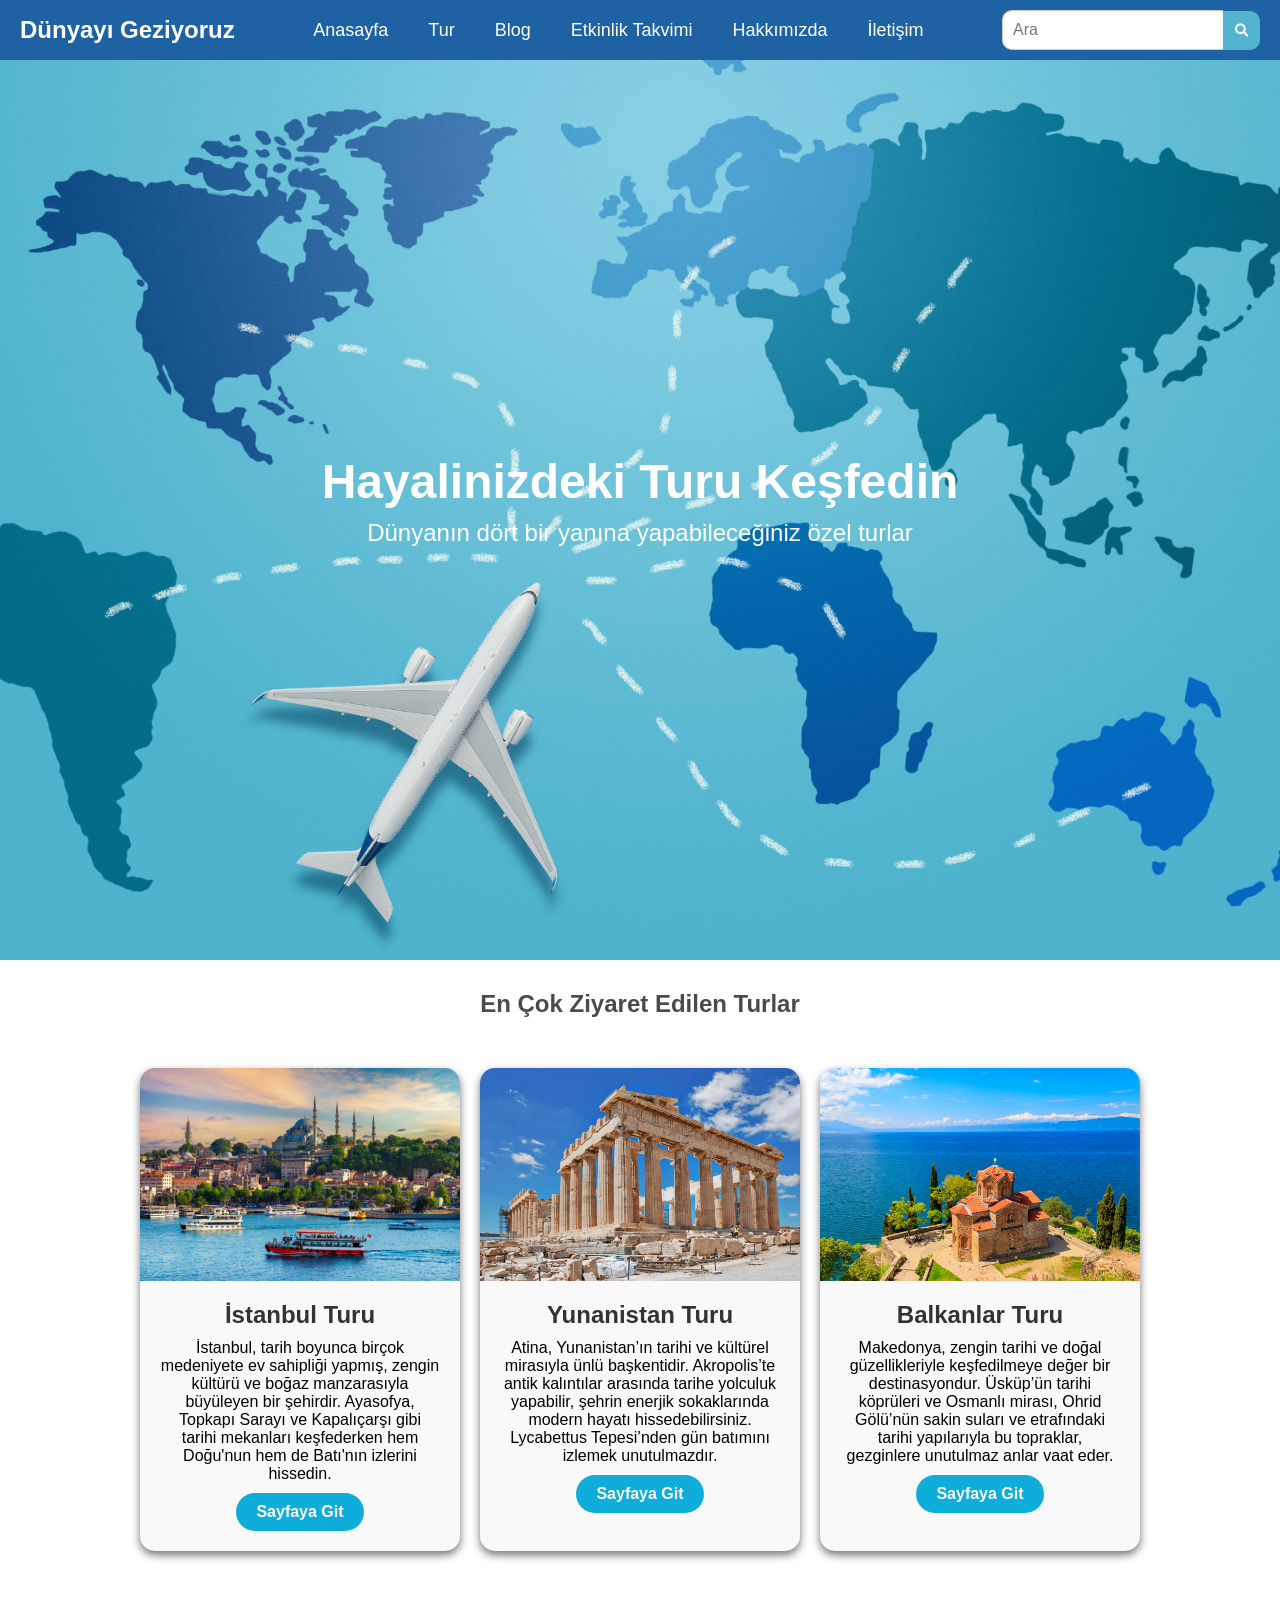
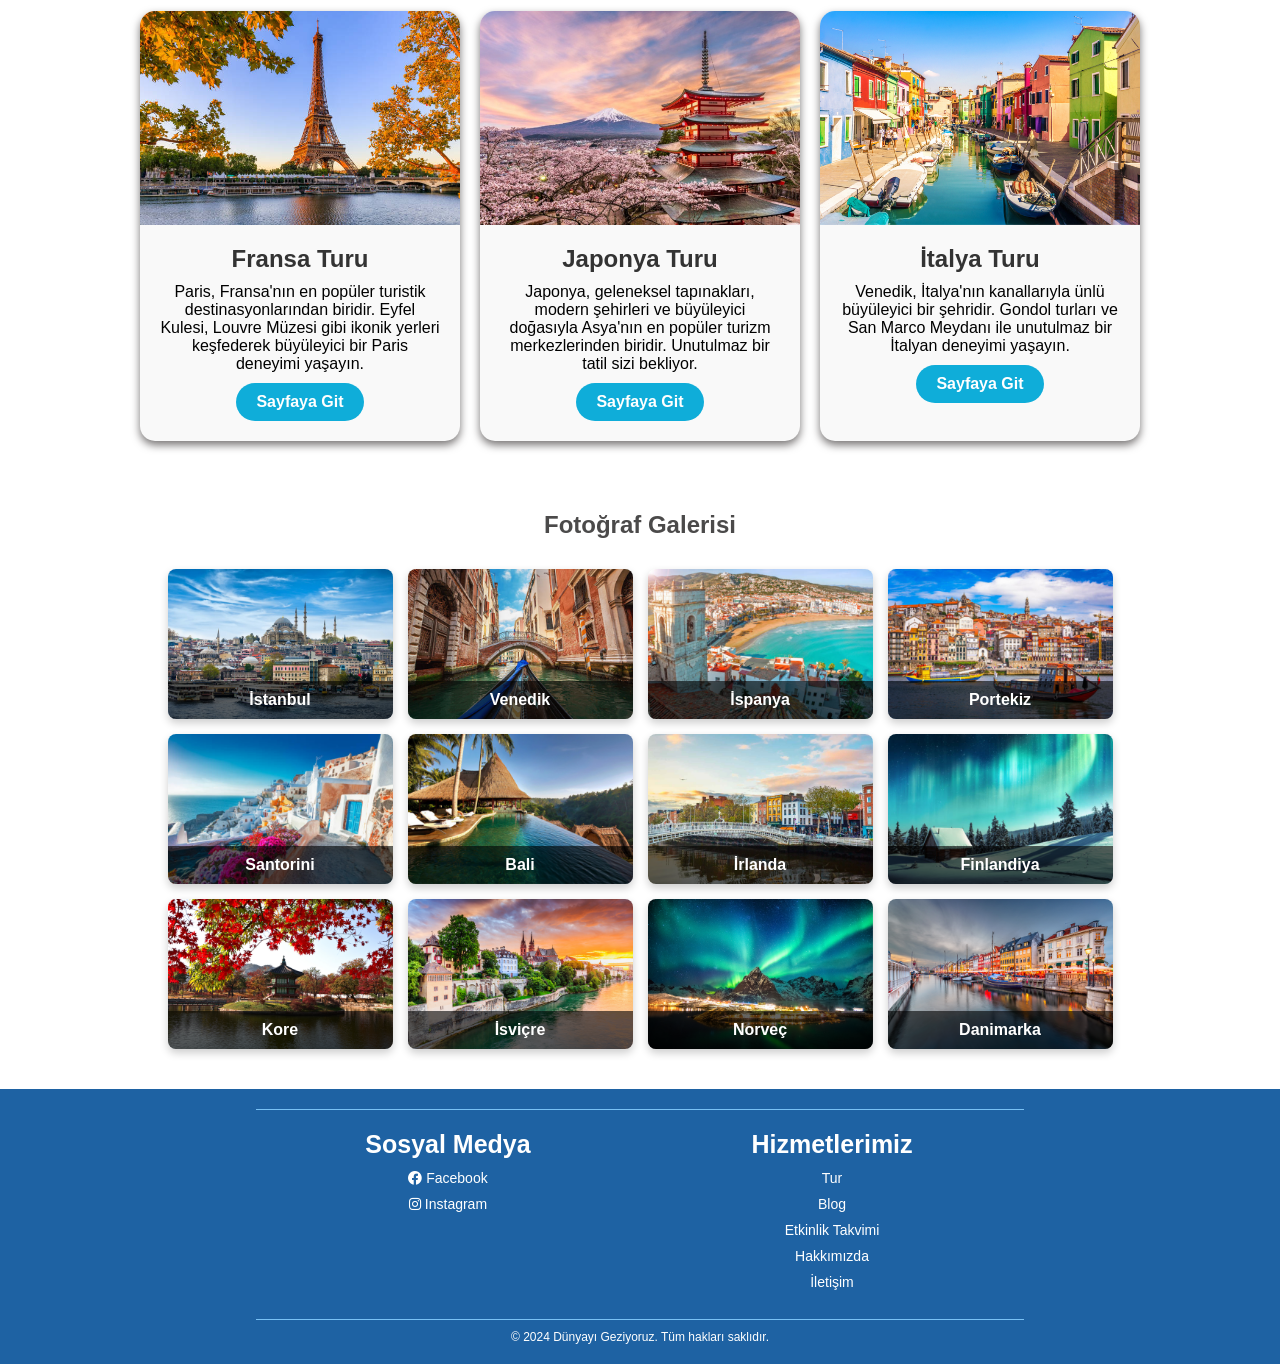
<file: index.html>
<!DOCTYPE html>
<html lang="en">

<head>
    <meta charset="UTF-8">
    <meta name="viewport" content="width=device-width, initial-scale=1.0">
    <title>Dünyayı Geziyoruz</title>
    <meta name="description" content="Seyahat sayfasi">
    <meta name="keywords" content="seyahat, dünya turu, gezi rehberi, tatil, turistik yerler, yurt dışı turları">
    <meta name="viewport" content="width=device-width,initial-scale=1">
    <meta name="author" content="Dilara Köhle">
    <!-- İcon eklemek için -->
    <link rel="stylesheet" href="https://cdnjs.cloudflare.com/ajax/libs/font-awesome/6.0.0-beta3/css/all.min.css">
    <link rel="stylesheet" href="./CSS/style.css"> 
    <link rel="stylesheet" href="./CSS/duzen.css"> 
    <link rel="shortcut icon" type="image/png" href="./img/logo.png"/> 
</head>

<body>
    <!--Navbar-->
    <nav class="navbar">
        <div class="logo">Dünyayı Geziyoruz</div>
        <ul class="nav-links">
            <li><a href="./index.html">Anasayfa</a></li>
            <li><a href="./tur.html">Tur</a></li>
            <li><a href="./blog.html">Blog</a></li>
            <li><a href="./etkinliktakvimi.html">Etkinlik Takvimi</a></li>
            <li><a href="./hakkimizda.html">Hakkımızda</a></li>
            <li><a href="./iletisim.html">İletişim</a></li>
        </ul>
        <div class="search-bar">
            <input type="text" id="arama" placeholder="Ara" onkeyup="oneriGoster(this.value)">
            <button onclick="aramaYap()"><i class="fa-solid fa-magnifying-glass"></i></button>
            <div id="oneriListesi"></div> 
        </div>
    </nav>

    <!--Banner -->
    <section class="full-banner">
        <div class="banner-content">
            <h1>Hayalinizdeki Turu Keşfedin</h1>
            <p>Dünyanın dört bir yanına yapabileceğiniz özel turlar</p>
        </div>
    </section>

    <!--Tur Başlığı-->
    <h3 class="container-title">En Çok Ziyaret Edilen Turlar</h3>

    <!--Tur Açıklama Kartları-->
    <div class="tour-container">
        <div class="tour-item">
            <img src="img/istanbulTur.png" alt="İstanbul">
            <div class="tour-info">
                <h3>İstanbul Turu</h3>
                <p>İstanbul, tarih boyunca birçok medeniyete ev sahipliği yapmış, zengin kültürü ve boğaz
                    manzarasıyla büyüleyen bir şehirdir. Ayasofya, Topkapı Sarayı ve Kapalıçarşı gibi tarihi
                    mekanları keşfederken hem Doğu'nun hem de Batı'nın izlerini hissedin. </p>
                <a href="./ulke/istanbul.html" class="button-link">Sayfaya Git</a>
            </div>
        </div>

        <div class="tour-item">
            <img src="img/yunanistanTur.png" alt="Yunanistan">
            <div class="tour-info">
                <h3>Yunanistan Turu</h3>
                <p>Atina, Yunanistan’ın tarihi ve kültürel mirasıyla ünlü başkentidir. Akropolis’te antik kalıntılar arasında tarihe yolculuk yapabilir, şehrin enerjik sokaklarında modern hayatı hissedebilirsiniz. Lycabettus Tepesi’nden gün batımını izlemek unutulmazdır.</p>
                <a href="./ulke/yunanistan.html" class="button-link">Sayfaya Git</a>
            </div>
        </div>

        <div class="tour-item">
            <img src="img/balkanlarTur.png" alt="Balkanlar">
            <div class="tour-info">
                <h3>Balkanlar Turu</h3>
                <p>Makedonya, zengin tarihi ve doğal güzellikleriyle keşfedilmeye değer bir destinasyondur. Üsküp’ün
                    tarihi köprüleri ve Osmanlı mirası, Ohrid Gölü’nün sakin suları ve etrafındaki tarihi yapılarıyla bu
                    topraklar, gezginlere unutulmaz anlar vaat eder.</p>
                <a href="./ulke/balkanlar.html" class="button-link">Sayfaya Git</a>
            </div>
        </div>

        <div class="tour-item">
            <img src="img/fransaTur.png" alt="Fransa">
            <div class="tour-info">
                <h3>Fransa Turu</h3>
                <p>Paris, Fransa'nın en popüler turistik destinasyonlarından biridir. Eyfel Kulesi, Louvre Müzesi
                    gibi ikonik yerleri keşfederek büyüleyici bir Paris deneyimi yaşayın.</p>
                <a href="./ulke/fransa.html" class="button-link">Sayfaya Git</a>
            </div>
        </div>

        <div class="tour-item">
            <img src="img/japonyaTur.png" alt="Japonya">
            <div class="tour-info">
                <h3>Japonya Turu</h3>
                <p>Japonya, geleneksel tapınakları, modern şehirleri ve büyüleyici doğasıyla Asya'nın en popüler
                    turizm merkezlerinden biridir. Unutulmaz bir tatil sizi bekliyor. </p>
                <a href="./ulke/japonya.html" class="button-link">Sayfaya Git</a>
            </div>
        </div>

        <div class="tour-item">
            <img src="img/italyaTur.png" alt="İtalya">
            <div class="tour-info">
                <h3>İtalya Turu</h3>
                <p>Venedik, İtalya'nın kanallarıyla ünlü büyüleyici bir şehridir. Gondol turları ve San Marco
                    Meydanı ile unutulmaz bir İtalyan deneyimi yaşayın.</p>
                <a href="./ulke/italya.html" class="button-link">Sayfaya Git</a>
            </div>
        </div>
    </div>

    <!--Fotoğraf Galerisi-->
    <section class="photo-gallery">
        <h3 class="container-title">Fotoğraf Galerisi</h3>
        <div class="gallery-container">
            <div class="gallery-item">
                <img src="img/istanbul.png" alt="İstanbul">
                <div class="gallery-info">
                    <h4>İstanbul</h4>
                </div>
            </div>
            <div class="gallery-item">
                <img src="img/venedik.png" alt="Venedik">
                <div class="gallery-info">
                    <h4>Venedik</h4>
                </div>
            </div>
            <div class="gallery-item">
                <img src="img/ispanya.png" alt="İspanya">
                <div class="gallery-info">
                    <h4>İspanya</h4>
                </div>
            </div>
            <div class="gallery-item">
                <img src="img/portekiz.png" alt="Portekiz">
                <div class="gallery-info">
                    <h4>Portekiz</h4>
                </div>
            </div>
            <div class="gallery-item">
                <img src="img/santorini.png" alt="Santorini">
                <div class="gallery-info">
                    <h4>Santorini</h4>
                </div>
            </div>
            <div class="gallery-item">
                <img src="img/bali.png" alt="Bali">
                <div class="gallery-info">
                    <h4>Bali</h4>
                </div>
            </div>
            <div class="gallery-item">
                <img src="img/irlanda.png" alt="İrlanda">
                <div class="gallery-info">
                    <h4>İrlanda</h4>
                </div>
            </div>
            <div class="gallery-item">
                <img src="img/finlandiya.png" alt="Finlandiya">
                <div class="gallery-info">
                    <h4>Finlandiya</h4>
                </div>
            </div>
            <div class="gallery-item">
                <img src="img/kore.png" alt="Kore">
                <div class="gallery-info">
                    <h4>Kore</h4>
                </div>
            </div>
            <div class="gallery-item">
                <img src="img/isviçre.png" alt="İsviçre">
                <div class="gallery-info">
                    <h4>İsviçre</h4>
                </div>
            </div>
            <div class="gallery-item">
                <img src="img/norveç.png" alt="Norveç">
                <div class="gallery-info">
                    <h4>Norveç</h4>
                </div>
            </div>
            <div class="gallery-item">
                <img src="img/danimarka.png" alt="Danimarka">
                <div class="gallery-info">
                    <h4>Danimarka</h4>
                </div>
            </div>
        </div>
    </section>

    <!--Footer-->
    <footer>
        <div class="footer-content">
            <div class="footer-left">
                <h3>Sosyal Medya</h3>
                <ul class="socials">
                    <li><a href="https://www.facebook.com/?locale=tr_TR" target="_blank"><i
                                class="fa-brands fa-facebook"></i> Facebook</a></li>
                    <li><a href="https://www.instagram.com/" target="_blank"><i class="fa-brands fa-instagram"></i>
                            Instagram</a></li>
                </ul>
            </div>
            <div class="footer-right">
                <h3>Hizmetlerimiz</h3>
                <ul class="links">
                    <li><a href="./tur.html">Tur</a></li>
                    <li><a href="./blog.html">Blog</a></li>
                    <li><a href="./etkinliktakvimi.html">Etkinlik Takvimi</a></li>
                    <li><a href="./hakkimizda.html">Hakkımızda</a></li>
                    <li><a href="./iletisim.html">İletişim</a></li>
                </ul>
            </div>
        </div>
        <div class="footer-bottom">
            <p>&copy; 2024 Dünyayı Geziyoruz. Tüm hakları saklıdır.</p>
        </div>
    </footer>


    <script src="./js/arama.js"></script> 

</body>

</html>
</file>
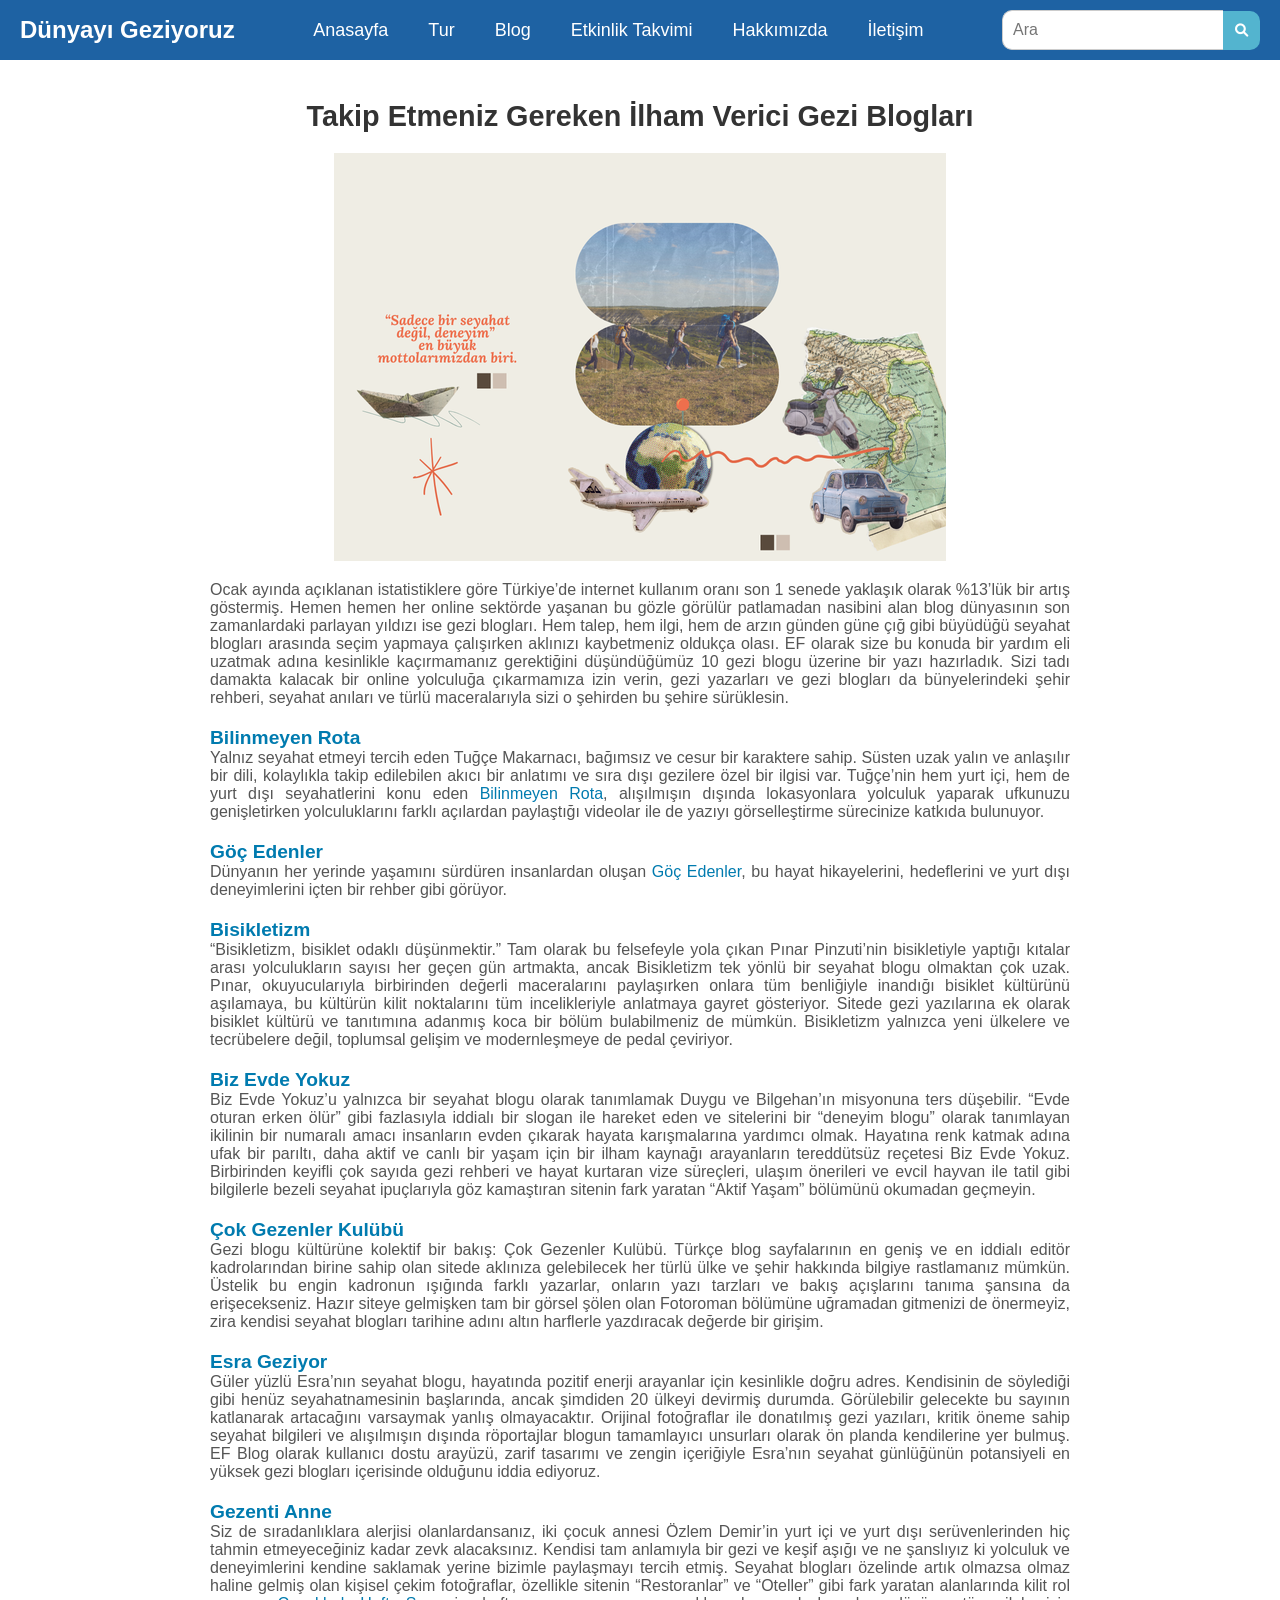
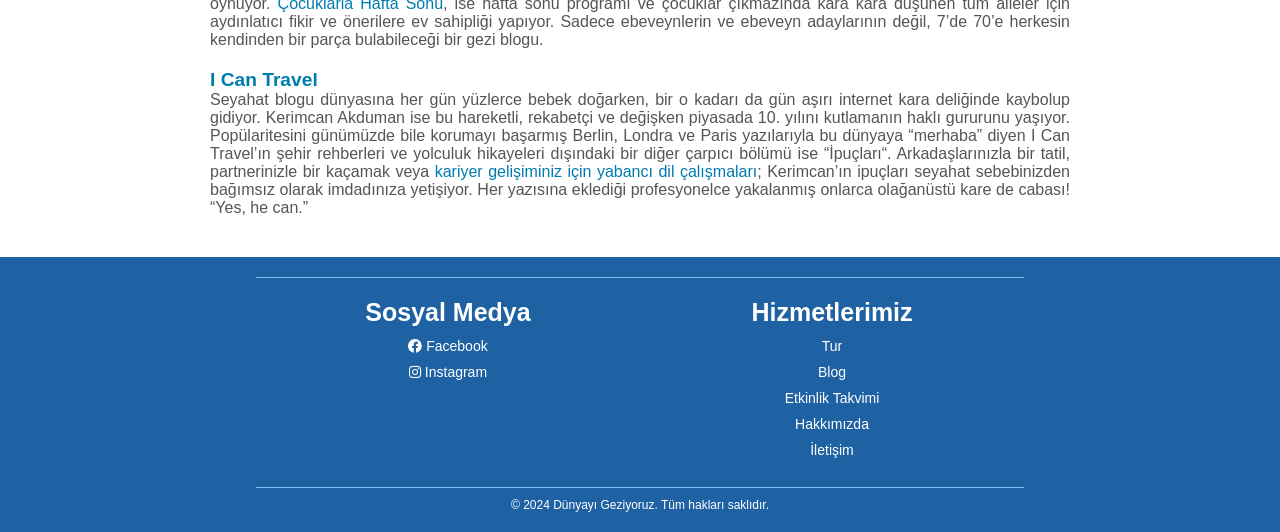
<file: blog.html>
<!DOCTYPE html>
<html lang="en">

<head>
    <meta charset="UTF-8">
    <meta name="viewport" content="width=device-width, initial-scale=1.0">
    <title>Dünyayı Geziyoruz</title>
    <meta name="description" content="Seyahat sayfasi">
    <meta name="keywords" content="seyahat, dünya turu, gezi rehberi, tatil, turistik yerler, yurt dışı turları">
    <meta name="viewport" content="width=device-width,initial-scale=1">
    <meta name="author" content="Dilara Köhle">
    <!-- İcon eklemek için -->
    <link rel="stylesheet" href="https://cdnjs.cloudflare.com/ajax/libs/font-awesome/6.0.0-beta3/css/all.min.css">
    <link rel="stylesheet" href="./CSS/style.css">
    <link rel="stylesheet" href="./CSS/duzen.css">
    <link rel="shortcut icon" type="image/png" href="./img/logo.png" />
</head>

<body>
    <!--Navbar-->
    <nav class="navbar">
        <div class="logo">Dünyayı Geziyoruz</div>
        <ul class="nav-links">
            <li><a href="./index.html">Anasayfa</a></li>
            <li><a href="./tur.html">Tur</a></li>
            <li><a href="./blog.html">Blog</a></li>
            <li><a href="./etkinliktakvimi.html">Etkinlik Takvimi</a></li>
            <li><a href="./hakkimizda.html">Hakkımızda</a></li>
            <li><a href="./iletisim.html">İletişim</a></li>
        </ul>
        <div class="search-bar">
            <input type="text" id="arama" placeholder="Ara" onkeyup="oneriGoster(this.value)">
            <button onclick="aramaYap()"><i class="fa-solid fa-magnifying-glass"></i></button>
            <div id="oneriListesi"></div> 
        </div>
    </nav>

    <!--Blog-->
    <div class="blog-content">
        <h1 class="title">Takip Etmeniz Gereken İlham Verici Gezi Blogları</h1>
        <img src="./img/blog.png" alt="Gezi Blogları" class="title-image">

        <p class="intro">Ocak ayında açıklanan istatistiklere göre Türkiye’de internet kullanım oranı son 1 senede
            yaklaşık olarak %13’lük bir artış göstermiş. Hemen hemen her online sektörde yaşanan bu gözle görülür
            patlamadan nasibini alan blog dünyasının son zamanlardaki parlayan yıldızı ise gezi blogları. Hem talep, hem
            ilgi, hem de arzın günden güne çığ gibi büyüdüğü seyahat blogları arasında seçim yapmaya çalışırken aklınızı
            kaybetmeniz oldukça olası. EF olarak size bu konuda bir yardım eli uzatmak adına kesinlikle kaçırmamanız
            gerektiğini düşündüğümüz 10 gezi blogu üzerine bir yazı hazırladık. Sizi tadı damakta kalacak bir online
            yolculuğa çıkarmamıza izin verin, gezi yazarları ve gezi blogları da bünyelerindeki şehir rehberi, seyahat
            anıları ve türlü maceralarıyla sizi o şehirden bu şehire sürüklesin.</p>

        <h2 class="blog-title"><a href="https://bilinmeyenrota.com/?utm_source=%28direct%29&utm_medium=%28none%29"
                target="_blank" class="blog-link">Bilinmeyen Rota</a></h2>
        <p class="blog-description">Yalnız seyahat etmeyi tercih eden Tuğçe Makarnacı, bağımsız ve cesur bir karaktere
            sahip. Süsten uzak yalın ve anlaşılır bir dili, kolaylıkla takip edilebilen akıcı bir anlatımı ve sıra dışı
            gezilere özel bir ilgisi var. Tuğçe’nin hem yurt içi, hem de yurt dışı seyahatlerini konu eden <a
                href="https://bilinmeyenrota.com/?utm_source=%28direct%29&utm_medium=%28none%29" target="_blank"
                class="blog-link">Bilinmeyen Rota</a>, alışılmışın dışında lokasyonlara yolculuk yaparak ufkunuzu
            genişletirken yolculuklarını farklı açılardan paylaştığı videolar ile de yazıyı görselleştirme sürecinize
            katkıda bulunuyor.</p>

        <h2 class="blog-title"><a
                href="https://bilinmeyenrota.com/yurtdisinda-yasam/goc-edenler/?utm_source=(direct)&utm_medium=(none)"
                target="_blank" class="blog-link">Göç Edenler</a></h2>
        <p class="blog-description">Dünyanın her yerinde yaşamını sürdüren insanlardan oluşan <a
                href="https://bilinmeyenrota.com/yurtdisinda-yasam/goc-edenler/?utm_source=(direct)&utm_medium=(none)"
                target="_blank" class="blog-link">Göç Edenler</a>, bu hayat hikayelerini, hedeflerini ve yurt dışı
            deneyimlerini içten bir rehber gibi görüyor.</p>

        <h2 class="blog-title"><a href="https://bisikletizm.com/?utm_source=%28direct%29&utm_medium=%28none%29"
                target="_blank" class="blog-link">Bisikletizm</a></h2>
        <p class="blog-description">“Bisikletizm, bisiklet odaklı düşünmektir.” Tam olarak bu felsefeyle yola çıkan
            Pınar Pinzuti’nin bisikletiyle yaptığı kıtalar arası yolculukların sayısı her geçen gün artmakta, ancak
            Bisikletizm tek yönlü bir seyahat blogu olmaktan çok uzak. Pınar, okuyucularıyla birbirinden değerli
            maceralarını paylaşırken onlara tüm benliğiyle inandığı bisiklet kültürünü aşılamaya, bu kültürün kilit
            noktalarını tüm incelikleriyle anlatmaya gayret gösteriyor. Sitede gezi yazılarına ek olarak bisiklet
            kültürü ve tanıtımına adanmış koca bir bölüm bulabilmeniz de mümkün. Bisikletizm yalnızca yeni ülkelere ve
            tecrübelere değil, toplumsal gelişim ve modernleşmeye de pedal çeviriyor.</p>

        <h2 class="blog-title"><a href="https://bizevdeyokuz.com" target="_blank" class="blog-link">Biz Evde Yokuz</a>
        </h2>
        <p class="blog-description">Biz Evde Yokuz’u yalnızca bir seyahat blogu olarak tanımlamak Duygu ve Bilgehan’ın
            misyonuna ters düşebilir. “Evde oturan erken ölür” gibi fazlasıyla iddialı bir slogan ile hareket eden ve
            sitelerini bir “deneyim blogu” olarak tanımlayan ikilinin bir numaralı amacı insanların evden çıkarak hayata
            karışmalarına yardımcı olmak. Hayatına renk katmak adına ufak bir parıltı, daha aktif ve canlı bir yaşam
            için bir ilham kaynağı arayanların tereddütsüz reçetesi Biz Evde Yokuz. Birbirinden keyifli çok sayıda gezi
            rehberi ve hayat kurtaran vize süreçleri, ulaşım önerileri ve evcil hayvan ile tatil gibi bilgilerle bezeli
            seyahat ipuçlarıyla göz kamaştıran sitenin fark yaratan “Aktif Yaşam” bölümünü okumadan geçmeyin.</p>

        <h2 class="blog-title"><a href="https://cokgezenlerkulubu.com" target="_blank" class="blog-link">Çok Gezenler
                Kulübü</a></h2>
        <p class="blog-description">Gezi blogu kültürüne kolektif bir bakış: Çok Gezenler Kulübü. Türkçe blog
            sayfalarının en geniş ve en iddialı editör kadrolarından birine sahip olan sitede aklınıza gelebilecek her
            türlü ülke ve şehir hakkında bilgiye rastlamanız mümkün. Üstelik bu engin kadronun ışığında farklı yazarlar,
            onların yazı tarzları ve bakış açışlarını tanıma şansına da erişecekseniz. Hazır siteye gelmişken tam bir
            görsel şölen olan Fotoroman bölümüne uğramadan gitmenizi de önermeyiz, zira kendisi seyahat blogları
            tarihine adını altın harflerle yazdıracak değerde bir girişim.</p>

        <h2 class="blog-title"><a href="https://esrageziyor.com" target="_blank" class="blog-link">Esra Geziyor</a></h2>
        <p class="blog-description">Güler yüzlü Esra’nın seyahat blogu, hayatında pozitif enerji arayanlar için
            kesinlikle doğru adres. Kendisinin de söylediği gibi henüz seyahatnamesinin başlarında, ancak şimdiden 20
            ülkeyi devirmiş durumda. Görülebilir gelecekte bu sayının katlanarak artacağını varsaymak yanlış
            olmayacaktır. Orijinal fotoğraflar ile donatılmış gezi yazıları, kritik öneme sahip seyahat bilgileri ve
            alışılmışın dışında röportajlar blogun tamamlayıcı unsurları olarak ön planda kendilerine yer bulmuş. EF
            Blog olarak kullanıcı dostu arayüzü, zarif tasarımı ve zengin içeriğiyle Esra’nın seyahat günlüğünün
            potansiyeli en yüksek gezi blogları içerisinde olduğunu iddia ediyoruz.</p>

        <h2 class="blog-title"><a href="https://gezentianne.com" target="_blank" class="blog-link">Gezenti Anne</a></h2>
        <p class="blog-description">Siz de sıradanlıklara alerjisi olanlardansanız, iki çocuk annesi Özlem Demir’in yurt
            içi ve yurt dışı serüvenlerinden hiç tahmin etmeyeceğiniz kadar zevk alacaksınız. Kendisi tam anlamıyla bir
            gezi ve keşif aşığı ve ne şanslıyız ki yolculuk ve deneyimlerini kendine saklamak yerine bizimle paylaşmayı
            tercih etmiş. Seyahat blogları özelinde artık olmazsa olmaz haline gelmiş olan kişisel çekim fotoğraflar,
            özellikle sitenin “Restoranlar” ve “Oteller” gibi fark yaratan alanlarında kilit rol oynuyor. <a
                href="https://gezentianne.com/category/cocuklarla-haftasonu/" target="_blank"
                class="blog-link">Çocuklarla Hafta Sonu</a>, ise hafta sonu programı ve çocuklar çıkmazında kara kara
            düşünen tüm aileler için aydınlatıcı
            fikir ve önerilere ev sahipliği yapıyor. Sadece ebeveynlerin ve ebeveyn adaylarının değil, 7’de 70’e
            herkesin kendinden bir parça bulabileceği bir gezi blogu.</p>

        <h2 class="blog-title"><a href="https://icantravel.com" target="_blank" class="blog-link">I Can Travel</a></h2>
        <p class="blog-description">Seyahat blogu dünyasına her gün yüzlerce bebek doğarken, bir o kadarı da gün aşırı
            internet kara deliğinde kaybolup gidiyor. Kerimcan Akduman ise bu hareketli, rekabetçi ve değişken piyasada
            10. yılını kutlamanın haklı gururunu yaşıyor. Popülaritesini günümüzde bile korumayı başarmış Berlin, Londra
            ve Paris yazılarıyla bu dünyaya “merhaba” diyen I Can Travel’ın şehir rehberleri ve yolculuk hikayeleri
            dışındaki bir diğer çarpıcı bölümü ise “İpuçları“. Arkadaşlarınızla bir tatil, partnerinizle bir kaçamak
            veya <a
            href="https://www.ef.com.tr/pg/dil-okullari/" target="_blank"
            class="blog-link">kariyer gelişiminiz için yabancı dil çalışmaları</a>; Kerimcan’ın ipuçları seyahat sebebinizden bağımsız
            olarak imdadınıza yetişiyor. Her yazısına eklediği profesyonelce yakalanmış onlarca olağanüstü kare de
            cabası! “Yes, he can.”</p>
    </div>

    <!--Footer-->
    <footer>
        <div class="footer-content">
            <div class="footer-left">
                <h3>Sosyal Medya</h3>
                <ul class="socials">
                    <li><a href="https://www.facebook.com/?locale=tr_TR" target="_blank"><i
                                class="fa-brands fa-facebook"></i> Facebook</a></li>
                    <li><a href="https://www.instagram.com/" target="_blank"><i class="fa-brands fa-instagram"></i>
                            Instagram</a></li>
                </ul>
            </div>
            <div class="footer-right">
                <h3>Hizmetlerimiz</h3>
                <ul class="links">
                    <li><a href="../tur.html">Tur</a></li>
                    <li><a href="../blog.html">Blog</a></li>
                    <li><a href="../etkinliktakvimi.html">Etkinlik Takvimi</a></li>
                    <li><a href="../hakkimizda.html">Hakkımızda</a></li>
                    <li><a href="../iletisim.html">İletişim</a></li>
                </ul>
            </div>
        </div>
        <div class="footer-bottom">
            <p>&copy; 2024 Dünyayı Geziyoruz. Tüm hakları saklıdır.</p>
        </div>
    </footer>

    
    <script src="./js/arama.js"></script> 

</body>

</html>
</file>
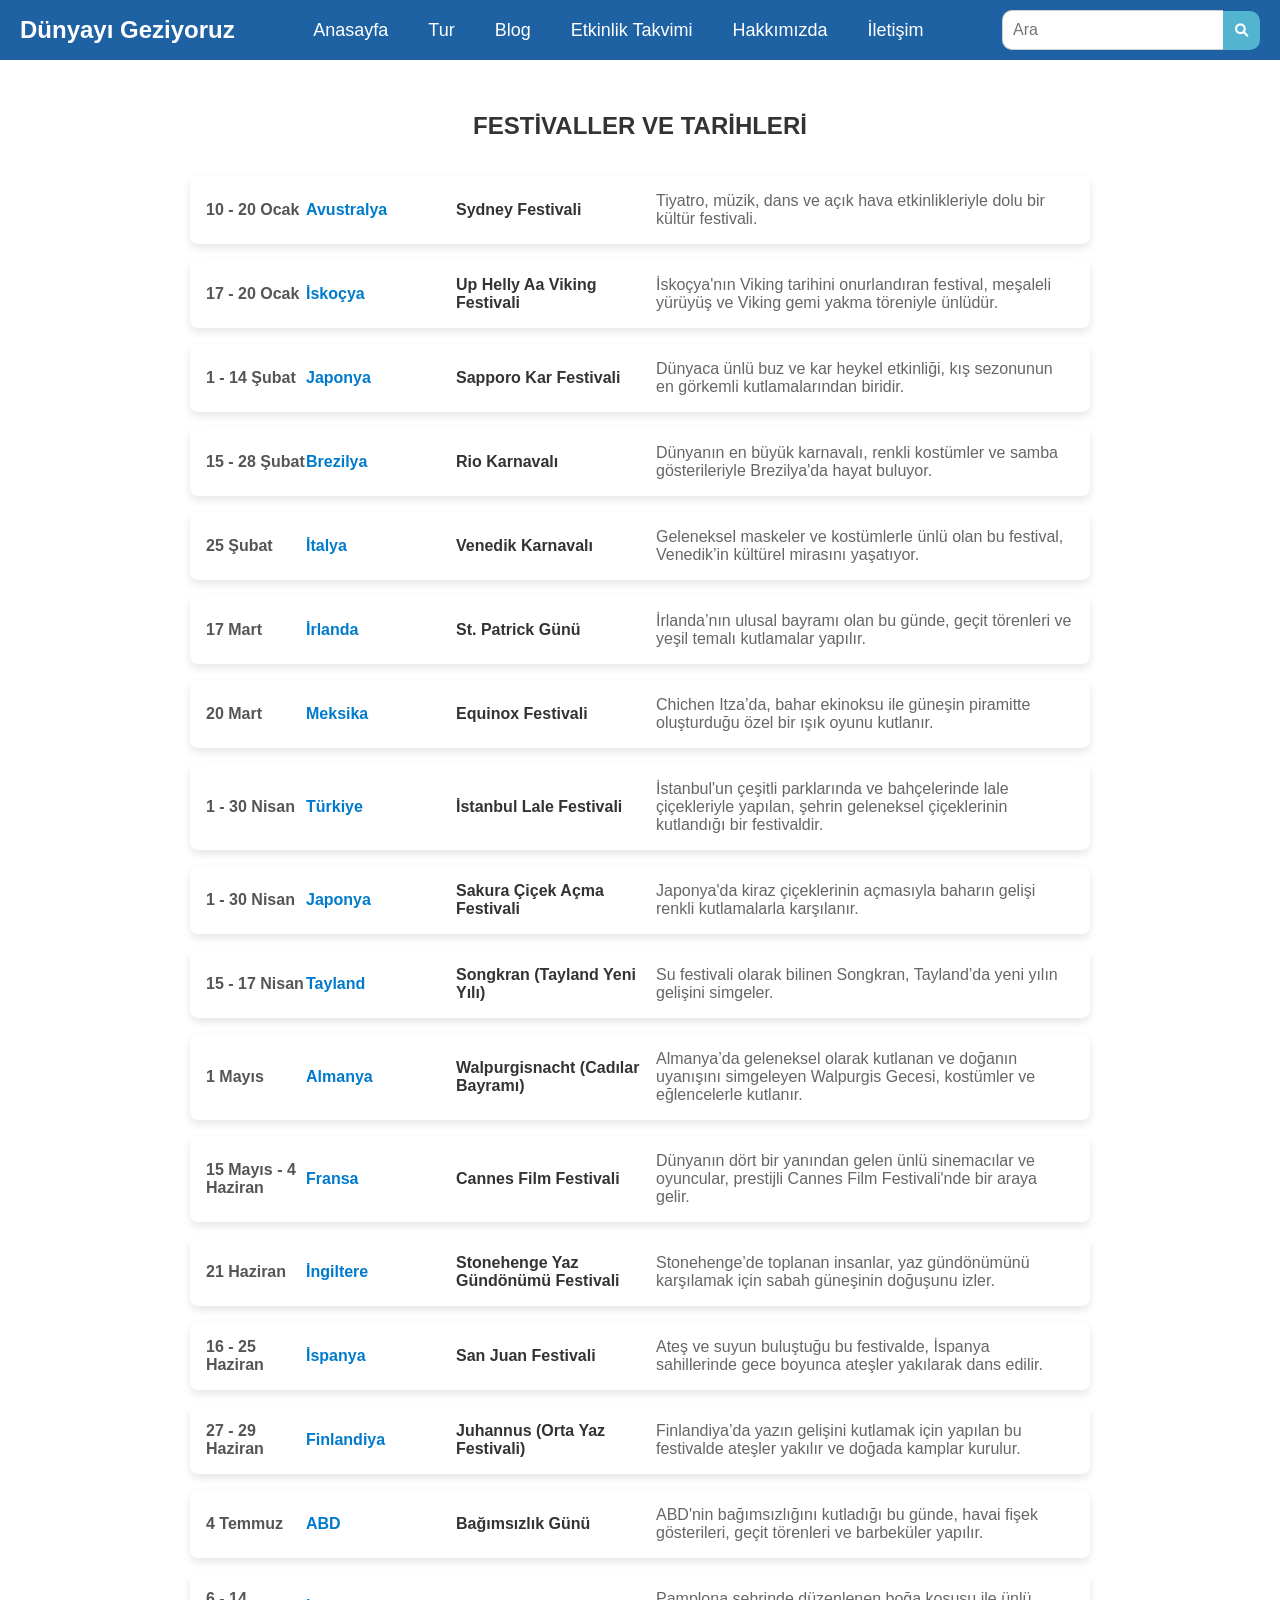
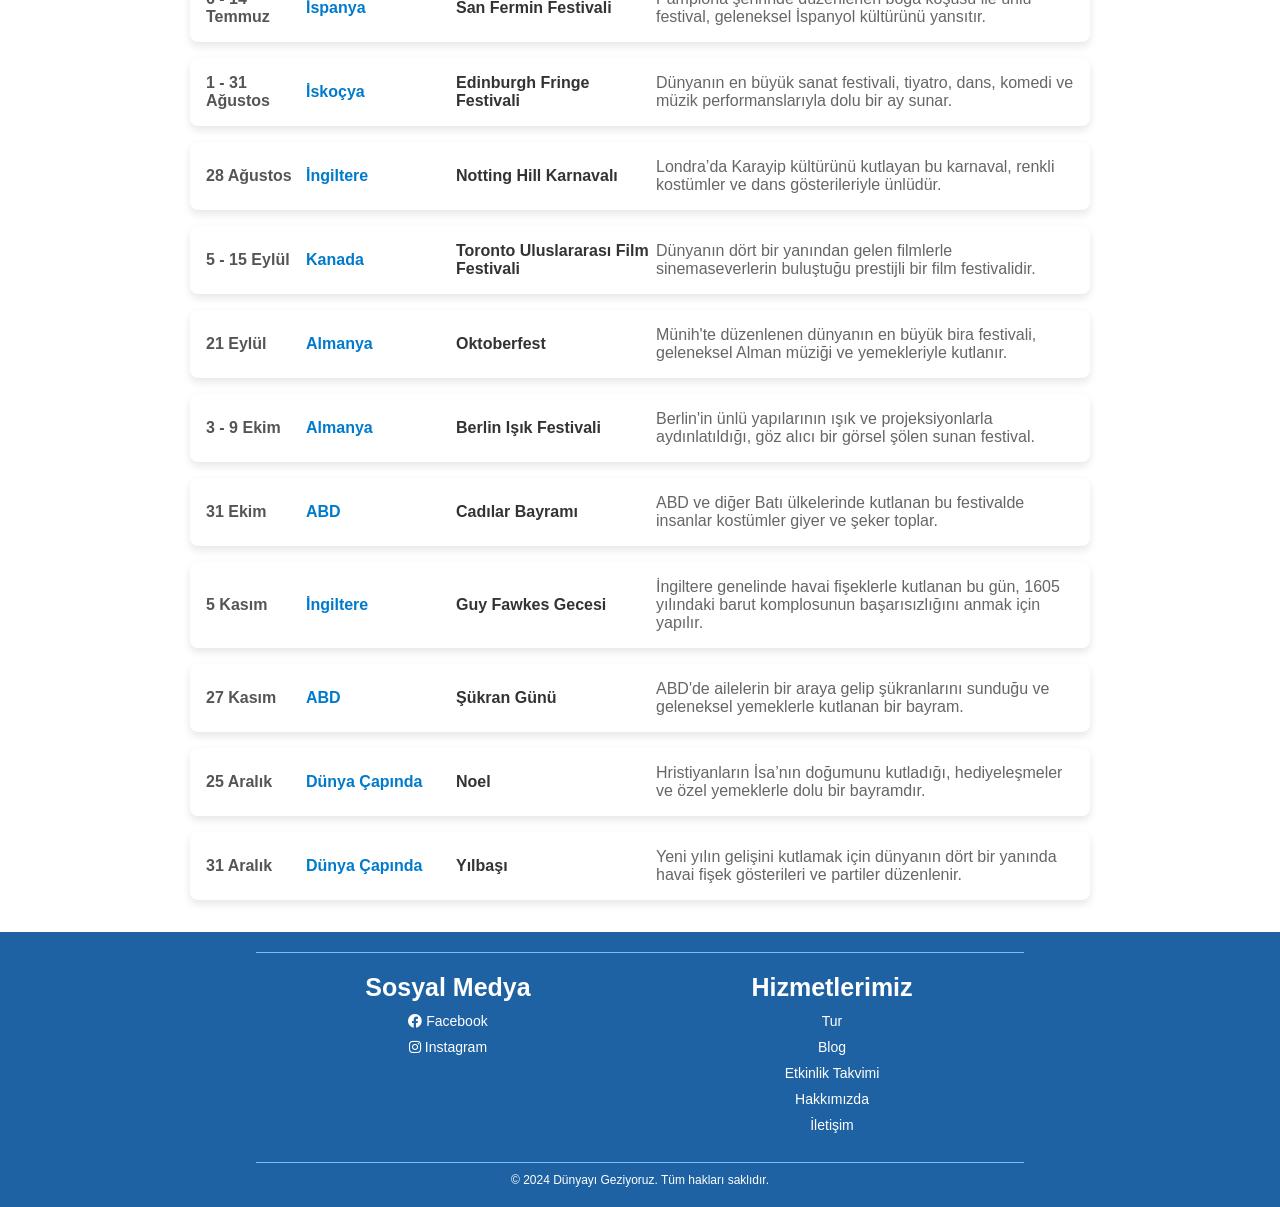
<file: etkinliktakvimi.html>
<!DOCTYPE html>
<html lang="en">

<head>
    <meta charset="UTF-8">
    <meta name="viewport" content="width=device-width, initial-scale=1.0">
    <title>Dünyayı Geziyoruz</title>
    <meta name="description" content="Seyahat sayfasi">
    <meta name="keywords" content="seyahat, dünya turu, gezi rehberi, tatil, turistik yerler, yurt dışı turları">
    <meta name="viewport" content="width=device-width,initial-scale=1">
    <meta name="author" content="Dilara Köhle">
    <!-- İcon eklemek için -->
    <link rel="stylesheet" href="https://cdnjs.cloudflare.com/ajax/libs/font-awesome/6.0.0-beta3/css/all.min.css">
    <link rel="stylesheet" href="./CSS/style.css"> 
    <link rel="stylesheet" href="./CSS/duzen.css"> 
    <link rel="shortcut icon" type="image/png" href="./img/logo.png" />
</head>

<body>

    <!--Navbar-->
    <nav class="navbar">
        <div class="logo">Dünyayı Geziyoruz</div>
        <ul class="nav-links">
            <li><a href="./index.html">Anasayfa</a></li>
            <li><a href="./tur.html">Tur</a></li>
            <li><a href="./blog.html">Blog</a></li>
            <li><a href="./etkinliktakvimi.html">Etkinlik Takvimi</a></li>
            <li><a href="./hakkimizda.html">Hakkımızda</a></li>
            <li><a href="./iletisim.html">İletişim</a></li>
        </ul>
        <div class="search-bar">
            <input type="text" id="arama" placeholder="Ara" onkeyup="oneriGoster(this.value)">
            <button onclick="aramaYap()"><i class="fa-solid fa-magnifying-glass"></i></button>
            <div id="oneriListesi"></div> 
        </div>
    </nav>

    <!-- Festival Listesi -->
    <section class="event-list" id="event-list">
        <h2>FESTİVALLER VE TARİHLERİ</h2>
    </section>
    <script src="./js/eventList.js"></script> 
    
    <!--Footer-->
    <footer>
        <div class="footer-content">
            <div class="footer-left">
                <h3>Sosyal Medya</h3>
                <ul class="socials">
                    <li><a href="https://www.facebook.com/?locale=tr_TR" target="_blank"><i
                                class="fa-brands fa-facebook"></i> Facebook</a></li>
                    <li><a href="https://www.instagram.com/" target="_blank"><i class="fa-brands fa-instagram"></i>
                            Instagram</a></li>
                </ul>
            </div>
            <div class="footer-right">
                <h3>Hizmetlerimiz</h3>
                <ul class="links">
                    <li><a href="./tur.html">Tur</a></li>
                    <li><a href="./blog.html">Blog</a></li>
                    <li><a href="./etkinliktakvimi.html">Etkinlik Takvimi</a></li>
                    <li><a href="./hakkimizda.html">Hakkımızda</a></li>
                    <li><a href="./iletisim.html">İletişim</a></li>
                </ul>
            </div>
        </div>
        <div class="footer-bottom">
            <p>&copy; 2024 Dünyayı Geziyoruz. Tüm hakları saklıdır.</p>
        </div>
    </footer>
    

    <script src="./js/arama.js"></script> 

</body>

</html>
</file>
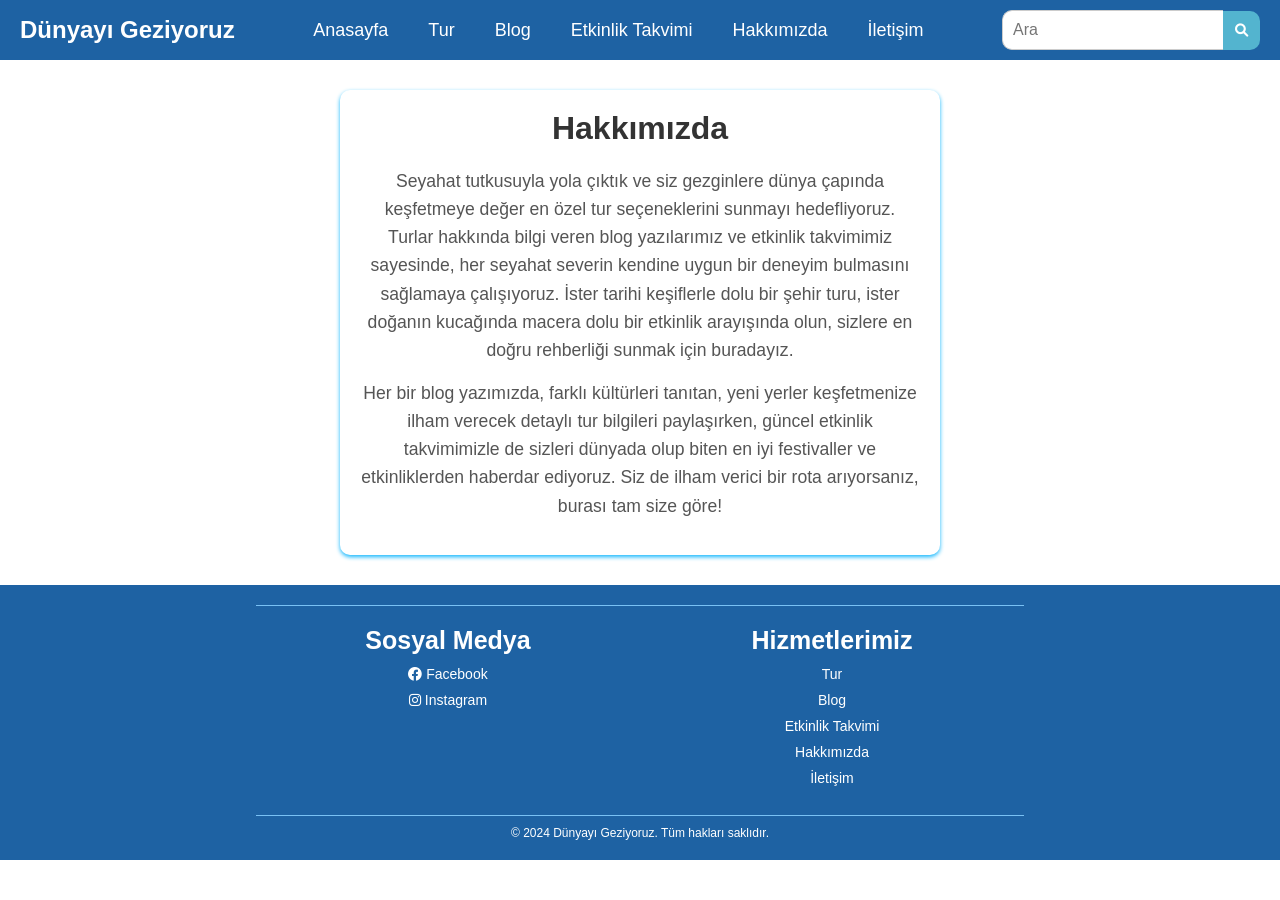
<file: hakkimizda.html>
<!DOCTYPE html>
<html lang="en">

<head>
    <meta charset="UTF-8">
    <meta name="viewport" content="width=device-width, initial-scale=1.0">
    <title>Dünyayı Geziyoruz</title>
    <meta name="description" content="Seyahat sayfasi">
    <meta name="keywords" content="seyahat, dünya turu, gezi rehberi, tatil, turistik yerler, yurt dışı turları">
    <meta name="viewport" content="width=device-width,initial-scale=1">
    <meta name="author" content="Dilara Köhle">
    <!-- İcon eklemek için -->
    <link rel="stylesheet" href="https://cdnjs.cloudflare.com/ajax/libs/font-awesome/6.0.0-beta3/css/all.min.css">
    <link rel="stylesheet" href="./CSS/style.css"> 
    <link rel="stylesheet" href="./CSS/duzen.css"> 
    <link rel="shortcut icon" type="image/png" href="./img/logo.png" /> 
</head>

<body>
    <!--Navbar-->
    <nav class="navbar">
        <div class="logo">Dünyayı Geziyoruz</div>
        <ul class="nav-links">
            <li><a href="./index.html">Anasayfa</a></li>
            <li><a href="./tur.html">Tur</a></li>
            <li><a href="./blog.html">Blog</a></li>
            <li><a href="./etkinliktakvimi.html">Etkinlik Takvimi</a></li>
            <li><a href="./hakkimizda.html">Hakkımızda</a></li>
            <li><a href="./iletisim.html">İletişim</a></li>
        </ul>
        <div class="search-bar">
            <input type="text" id="arama" placeholder="Ara" onkeyup="oneriGoster(this.value)">
            <button onclick="aramaYap()"><i class="fa-solid fa-magnifying-glass"></i></button>
            <div id="oneriListesi"></div> 
        </div>
    </nav>

    <!--Hakkımızda-->
    <section class="about-section">
        <h1>Hakkımızda</h1>
        <p>
            Seyahat tutkusuyla yola çıktık ve siz gezginlere dünya çapında keşfetmeye değer en özel tur seçeneklerini
            sunmayı hedefliyoruz. Turlar hakkında bilgi veren blog yazılarımız ve etkinlik takvimimiz sayesinde, her
            seyahat severin kendine uygun bir deneyim bulmasını sağlamaya çalışıyoruz. İster tarihi keşiflerle dolu bir
            şehir turu, ister doğanın kucağında macera dolu bir etkinlik arayışında olun, sizlere en doğru rehberliği
            sunmak için buradayız.
        </p>
        <p>
            Her bir blog yazımızda, farklı kültürleri tanıtan, yeni yerler keşfetmenize ilham verecek detaylı tur
            bilgileri paylaşırken, güncel etkinlik takvimimizle de sizleri dünyada olup biten en iyi festivaller ve
            etkinliklerden haberdar ediyoruz. Siz de ilham verici bir rota arıyorsanız, burası tam size göre!
        </p>
    </section>

    <!--Footer-->
    <footer>
        <div class="footer-content">
            <div class="footer-left">
                <h3>Sosyal Medya</h3>
                <ul class="socials">
                    <li><a href="https://www.facebook.com/?locale=tr_TR" target="_blank"><i
                                class="fa-brands fa-facebook"></i> Facebook</a></li>
                    <li><a href="https://www.instagram.com/" target="_blank"><i class="fa-brands fa-instagram"></i>
                            Instagram</a></li>
                </ul>
            </div>
            <div class="footer-right">
                <h3>Hizmetlerimiz</h3>
                <ul class="links">
                    <li><a href="./tur.html">Tur</a></li>
                    <li><a href="./blog.html">Blog</a></li>
                    <li><a href="./etkinliktakvimi.html">Etkinlik Takvimi</a></li>
                    <li><a href="./hakkimizda.html">Hakkımızda</a></li>
                    <li><a href="./iletisim.html">İletişim</a></li>
                </ul>
            </div>
        </div>
        <div class="footer-bottom">
            <p>&copy; 2024 Dünyayı Geziyoruz. Tüm hakları saklıdır.</p>
        </div>
    </footer>
    

    <script src="./js/arama.js"></script> 

</body>

</html>
</file>
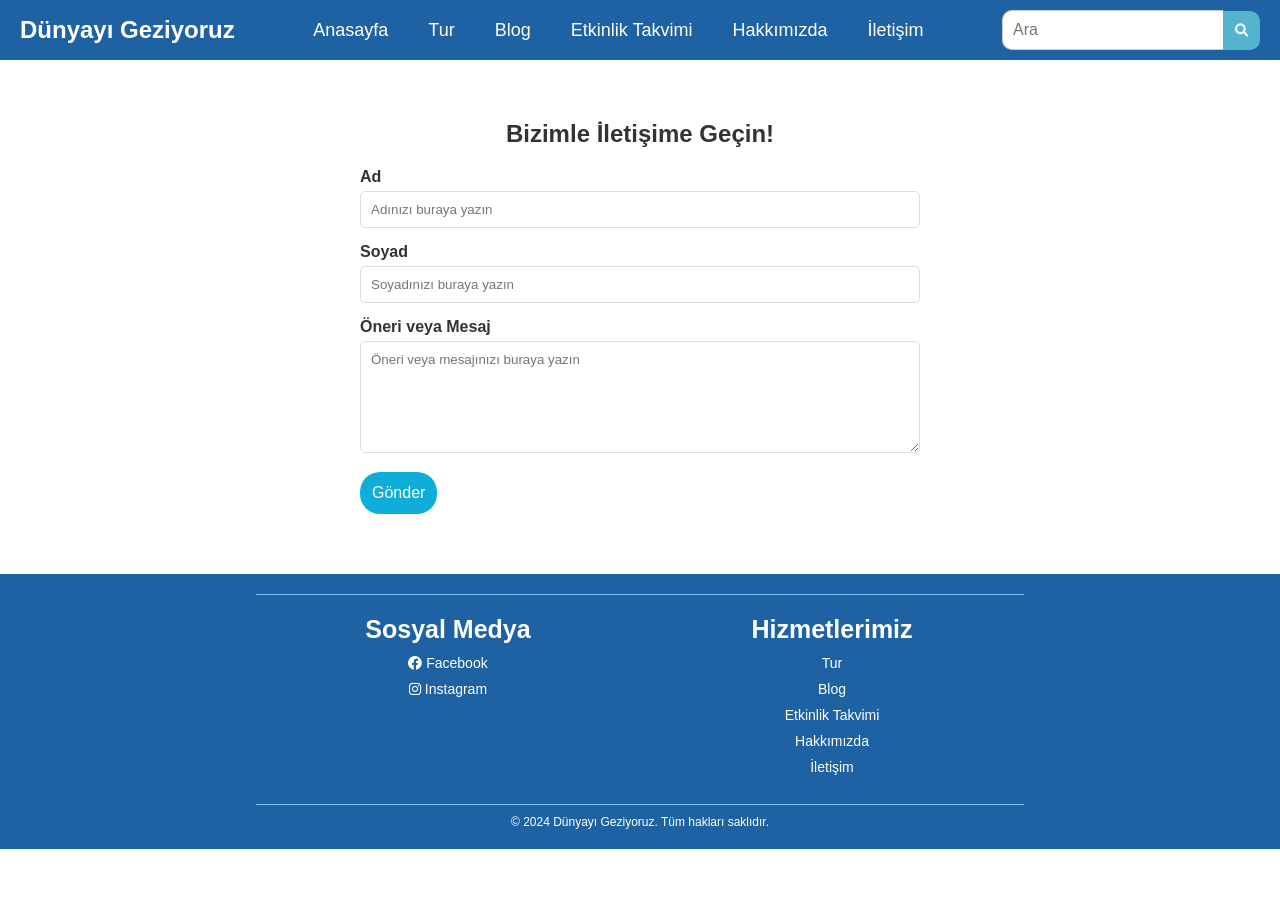
<file: iletisim.html>
<!DOCTYPE html>
<html lang="en">

<head>
    <meta charset="UTF-8">
    <meta name="viewport" content="width=device-width, initial-scale=1.0">
    <title>Dünyayı Geziyoruz</title>
    <meta name="description" content="Seyahat sayfasi">
    <meta name="keywords" content="seyahat, dünya turu, gezi rehberi, tatil, turistik yerler, yurt dışı turları">
    <meta name="viewport" content="width=device-width,initial-scale=1">
    <meta name="author" content="Dilara Köhle">
    <!-- İcon eklemek için -->
    <link rel="stylesheet" href="https://cdnjs.cloudflare.com/ajax/libs/font-awesome/6.0.0-beta3/css/all.min.css">
    <link rel="stylesheet" href="./CSS/style.css"> 
    <link rel="stylesheet" href="./CSS/duzen.css">
    <link rel="shortcut icon" type="image/png" href="./img/logo.png" /> 
</head>

<body>
  <!--Navbar-->
  <nav class="navbar">
    <div class="logo">Dünyayı Geziyoruz</div>
    <ul class="nav-links">
      <li><a href="./index.html">Anasayfa</a></li>
      <li><a href="./tur.html">Tur</a></li>
      <li><a href="./blog.html">Blog</a></li>
      <li><a href="./etkinliktakvimi.html">Etkinlik Takvimi</a></li>
      <li><a href="./hakkimizda.html">Hakkımızda</a></li>
      <li><a href="./iletisim.html">İletişim</a></li>
    </ul>
    <div class="search-bar">
      <input type="text" id="arama" placeholder="Ara" onkeyup="oneriGoster(this.value)">
      <button onclick="aramaYap()"><i class="fa-solid fa-magnifying-glass"></i></button>
      <div id="oneriListesi"></div> 
    </div>
  </nav>

  <!--İletişim-->
  <section id="contact">
    <h2>Bizimle İletişime Geçin!</h2>
    <form action="your-server-endpoint" method="post">
      <div class="form-group">
        <label for="first-name">Ad</label>
        <input type="text" id="first-name" name="first-name" placeholder="Adınızı buraya yazın" required>
      </div>
      <div class="form-group">
        <label for="last-name">Soyad</label>
        <input type="text" id="last-name" name="last-name" placeholder="Soyadınızı buraya yazın" required>
      </div>
      <div class="form-group">
        <label for="message">Öneri veya Mesaj</label>
        <textarea id="message" name="message" placeholder="Öneri veya mesajınızı buraya yazın" rows="6"
          required></textarea>
      </div>
      <button type="submit">Gönder</button>
    </form>
  </section>

  <!--Footer-->
  <footer>
    <div class="footer-content">
      <div class="footer-left">
        <h3>Sosyal Medya</h3>
        <ul class="socials">
          <li><a href="https://www.facebook.com/?locale=tr_TR" target="_blank"><i class="fa-brands fa-facebook"></i>
              Facebook</a></li>
          <li><a href="https://www.instagram.com/" target="_blank"><i class="fa-brands fa-instagram"></i> Instagram</a>
          </li>
        </ul>
      </div>
      <div class="footer-right">
        <h3>Hizmetlerimiz</h3>
        <ul class="links">
          <li><a href="./tur.html">Tur</a></li>
          <li><a href="./blog.html">Blog</a></li>
          <li><a href="./etkinliktakvimi.html">Etkinlik Takvimi</a></li>
          <li><a href="./hakkimizda.html">Hakkımızda</a></li>
          <li><a href="./iletisim.html">İletişim</a></li>
        </ul>
      </div>
    </div>
    <div class="footer-bottom">
      <p>&copy; 2024 Dünyayı Geziyoruz. Tüm hakları saklıdır.</p>
    </div>
  </footer>
  

  <script src="./js/arama.js"></script> 

</body>

</html>
</file>
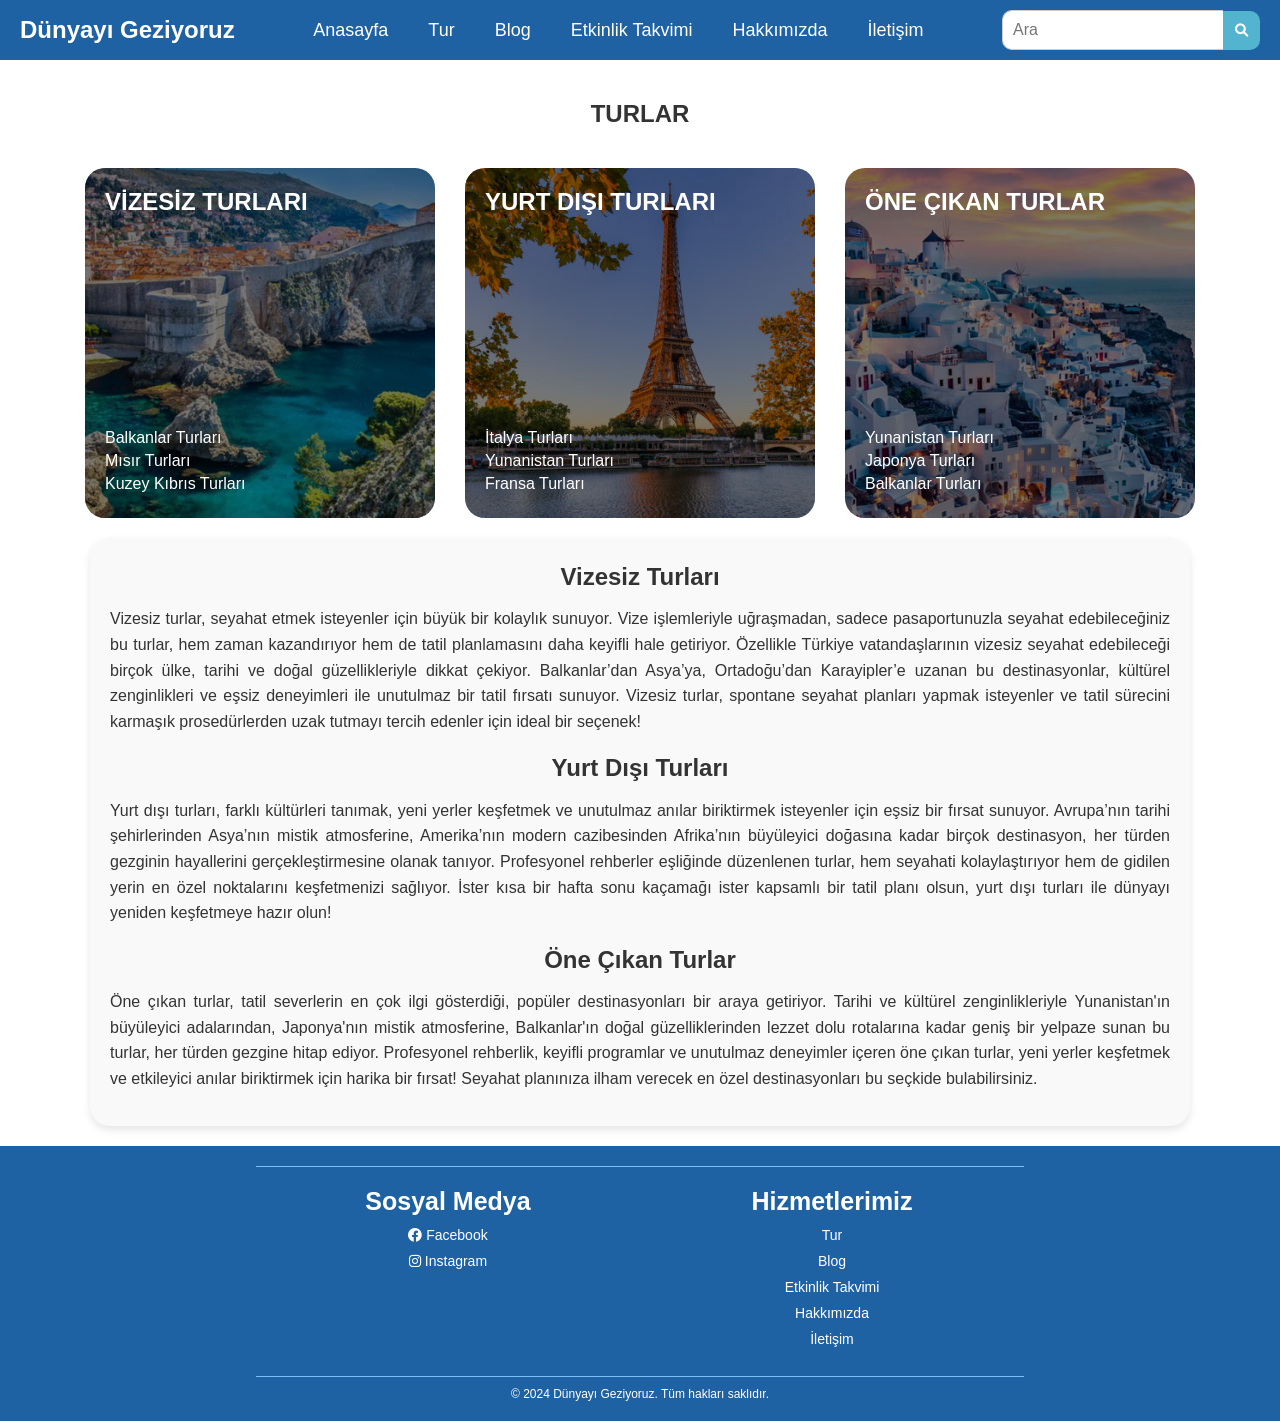
<file: tur.html>
<!DOCTYPE html>
<html lang="en">

<head>
    <meta charset="UTF-8">
    <meta name="viewport" content="width=device-width, initial-scale=1.0">
    <title>Dünyayı Geziyoruz</title>
    <meta name="description" content="Seyahat sayfasi">
    <meta name="keywords" content="seyahat, dünya turu, gezi rehberi, tatil, turistik yerler, yurt dışı turları">
    <meta name="viewport" content="width=device-width,initial-scale=1">
    <meta name="author" content="Dilara Köhle">
    <!-- İcon eklemek için -->
    <link rel="stylesheet" href="https://cdnjs.cloudflare.com/ajax/libs/font-awesome/6.0.0-beta3/css/all.min.css">
    <link rel="stylesheet" href="./CSS/style.css"> 
    <link rel="stylesheet" href="./CSS/duzen.css"> 
    <link rel="shortcut icon" type="image/png" href="./img/logo.png" /> 
</head>

<body>
    <!--Navbar-->
    <nav class="navbar">
        <div class="logo">Dünyayı Geziyoruz</div>
        <ul class="nav-links">
            <li><a href="./index.html">Anasayfa</a></li>
            <li><a href="./tur.html">Tur</a></li>
            <li><a href="./blog.html">Blog</a></li>
            <li><a href="./etkinliktakvimi.html">Etkinlik Takvimi</a></li>
            <li><a href="./hakkimizda.html">Hakkımızda</a></li>
            <li><a href="./iletisim.html">İletişim</a></li>
        </ul>
        <div class="search-bar">
            <input type="text" id="arama" placeholder="Ara" onkeyup="oneriGoster(this.value)">
            <button onclick="aramaYap()"><i class="fa-solid fa-magnifying-glass"></i></button>
            <div id="oneriListesi"></div> 
        </div>
    </nav>

    <div class="tour-title">
        <h2>TURLAR</h2>
    </div>

    <div class="tour-categories">
        <!-- Vizesiz Turları Kartı -->
        <div class="tour-category">
            <img src="img/balkanlar.png" alt="Vizesiz Turları">
            <div class="content">
                <h2>VİZESİZ TURLARI</h2>
                <ul>
                    <li><a href="./ulke/balkanlar.html" target="_blank">Balkanlar Turları</a></li>
                    <li><a href="./ulke/misir.html" target="_blank">Mısır Turları</a></li>
                    <li><a href="./ulke/kuzeykibris.html" target="_blank">Kuzey Kıbrıs Turları</a></li>
                </ul>
            </div>
        </div>

        <!-- Yurt Dışı Turları Kartı -->
        <div class="tour-category">
            <img src="img/fransaTur.png" alt="Yurt Dışı Turları">
            <div class="content">
                <h2>YURT DIŞI TURLARI</h2>
                <ul>
                    <li><a href="./ulke/italya.html" target="_blank">İtalya Turları </a></li>
                    <li><a href="./ulke/yunanistan.html" target="_blank">Yunanistan Turları</a></li>
                    <li><a href="./ulke/fransa.html" target="_blank">Fransa Turları</a></li>
                </ul>
            </div>
        </div>

        <!-- Öne Çıkan Turlar Kartı -->
        <div class="tour-category">
            <img src="img/yunanistan.png" alt="Öne Çıkan Turlar">
            <div class="content">
                <h2>ÖNE ÇIKAN TURLAR</h2>
                <ul>
                    <li><a href="./ulke/yunanistan.html" target="_blank">Yunanistan Turları</a></li>
                    <li><a href="./ulke/japonya.html" target="_blank">Japonya Turları</a></li>
                    <li><a href="./ulke/balkanlar.html" target="_blank">Balkanlar Turları</a></li>
                </ul>
            </div>
        </div>
    </div>

    <!-- Turlar Açıklama Metni -->
    <div class="tour-description">
        <h3>Vizesiz Turları</h3>
        <p>Vizesiz turlar, seyahat etmek isteyenler için büyük bir kolaylık sunuyor. Vize işlemleriyle uğraşmadan,
            sadece pasaportunuzla seyahat edebileceğiniz bu turlar, hem zaman kazandırıyor hem de tatil planlamasını
            daha keyifli hale getiriyor. Özellikle Türkiye vatandaşlarının vizesiz seyahat edebileceği birçok ülke,
            tarihi ve doğal güzellikleriyle dikkat çekiyor. Balkanlar’dan Asya’ya, Ortadoğu’dan Karayipler’e uzanan bu
            destinasyonlar, kültürel zenginlikleri ve eşsiz deneyimleri ile unutulmaz bir tatil fırsatı sunuyor. Vizesiz
            turlar, spontane seyahat planları yapmak isteyenler ve tatil sürecini karmaşık prosedürlerden uzak tutmayı
            tercih edenler için ideal bir seçenek!</p>
        <h3>Yurt Dışı Turları</h3>
        <p>Yurt dışı turları, farklı kültürleri tanımak, yeni yerler keşfetmek ve unutulmaz anılar biriktirmek
            isteyenler için eşsiz bir fırsat sunuyor. Avrupa’nın tarihi şehirlerinden Asya’nın mistik atmosferine,
            Amerika’nın modern cazibesinden Afrika’nın büyüleyici doğasına kadar birçok destinasyon, her türden gezginin
            hayallerini gerçekleştirmesine olanak tanıyor. Profesyonel rehberler eşliğinde düzenlenen turlar, hem
            seyahati kolaylaştırıyor hem de gidilen yerin en özel noktalarını keşfetmenizi sağlıyor. İster kısa bir
            hafta sonu kaçamağı ister kapsamlı bir tatil planı olsun, yurt dışı turları ile dünyayı yeniden keşfetmeye
            hazır olun!</p>
        <h3>Öne Çıkan Turlar</h3>
        <p>Öne çıkan turlar, tatil severlerin en çok ilgi gösterdiği, popüler destinasyonları bir araya getiriyor. Tarihi
            ve kültürel zenginlikleriyle Yunanistan'ın büyüleyici adalarından, Japonya'nın mistik atmosferine,
            Balkanlar'ın doğal güzelliklerinden lezzet dolu rotalarına kadar geniş bir yelpaze sunan bu turlar, her
            türden gezgine hitap ediyor. Profesyonel rehberlik, keyifli programlar ve unutulmaz deneyimler içeren öne
            çıkan turlar, yeni yerler keşfetmek ve etkileyici anılar biriktirmek için harika bir fırsat! Seyahat
            planınıza ilham verecek en özel destinasyonları bu seçkide bulabilirsiniz.</p>
    </div>

    <!--Footer-->
    <footer>
        <div class="footer-content">
            <div class="footer-left">
                <h3>Sosyal Medya</h3>
                <ul class="socials">
                    <li><a href="https://www.facebook.com/?locale=tr_TR" target="_blank"><i
                                class="fa-brands fa-facebook"></i> Facebook</a></li>
                    <li><a href="https://www.instagram.com/" target="_blank"><i class="fa-brands fa-instagram"></i>
                            Instagram</a></li>
                </ul>
            </div>
            <div class="footer-right">
                <h3>Hizmetlerimiz</h3>
                <ul class="links">
                    <li><a href="./tur.html">Tur</a></li>
                    <li><a href="./blog.html">Blog</a></li>
                    <li><a href="./etkinliktakvimi.html">Etkinlik Takvimi</a></li>
                    <li><a href="./hakkimizda.html">Hakkımızda</a></li>
                    <li><a href="./iletisim.html">İletişim</a></li>
                </ul>
            </div>
        </div>
        <div class="footer-bottom">
            <p>&copy; 2024 Dünyayı Geziyoruz. Tüm hakları saklıdır.</p>
        </div>
    </footer>


    <script src="./js/arama.js"></script> 

</body>

</html>
</file>
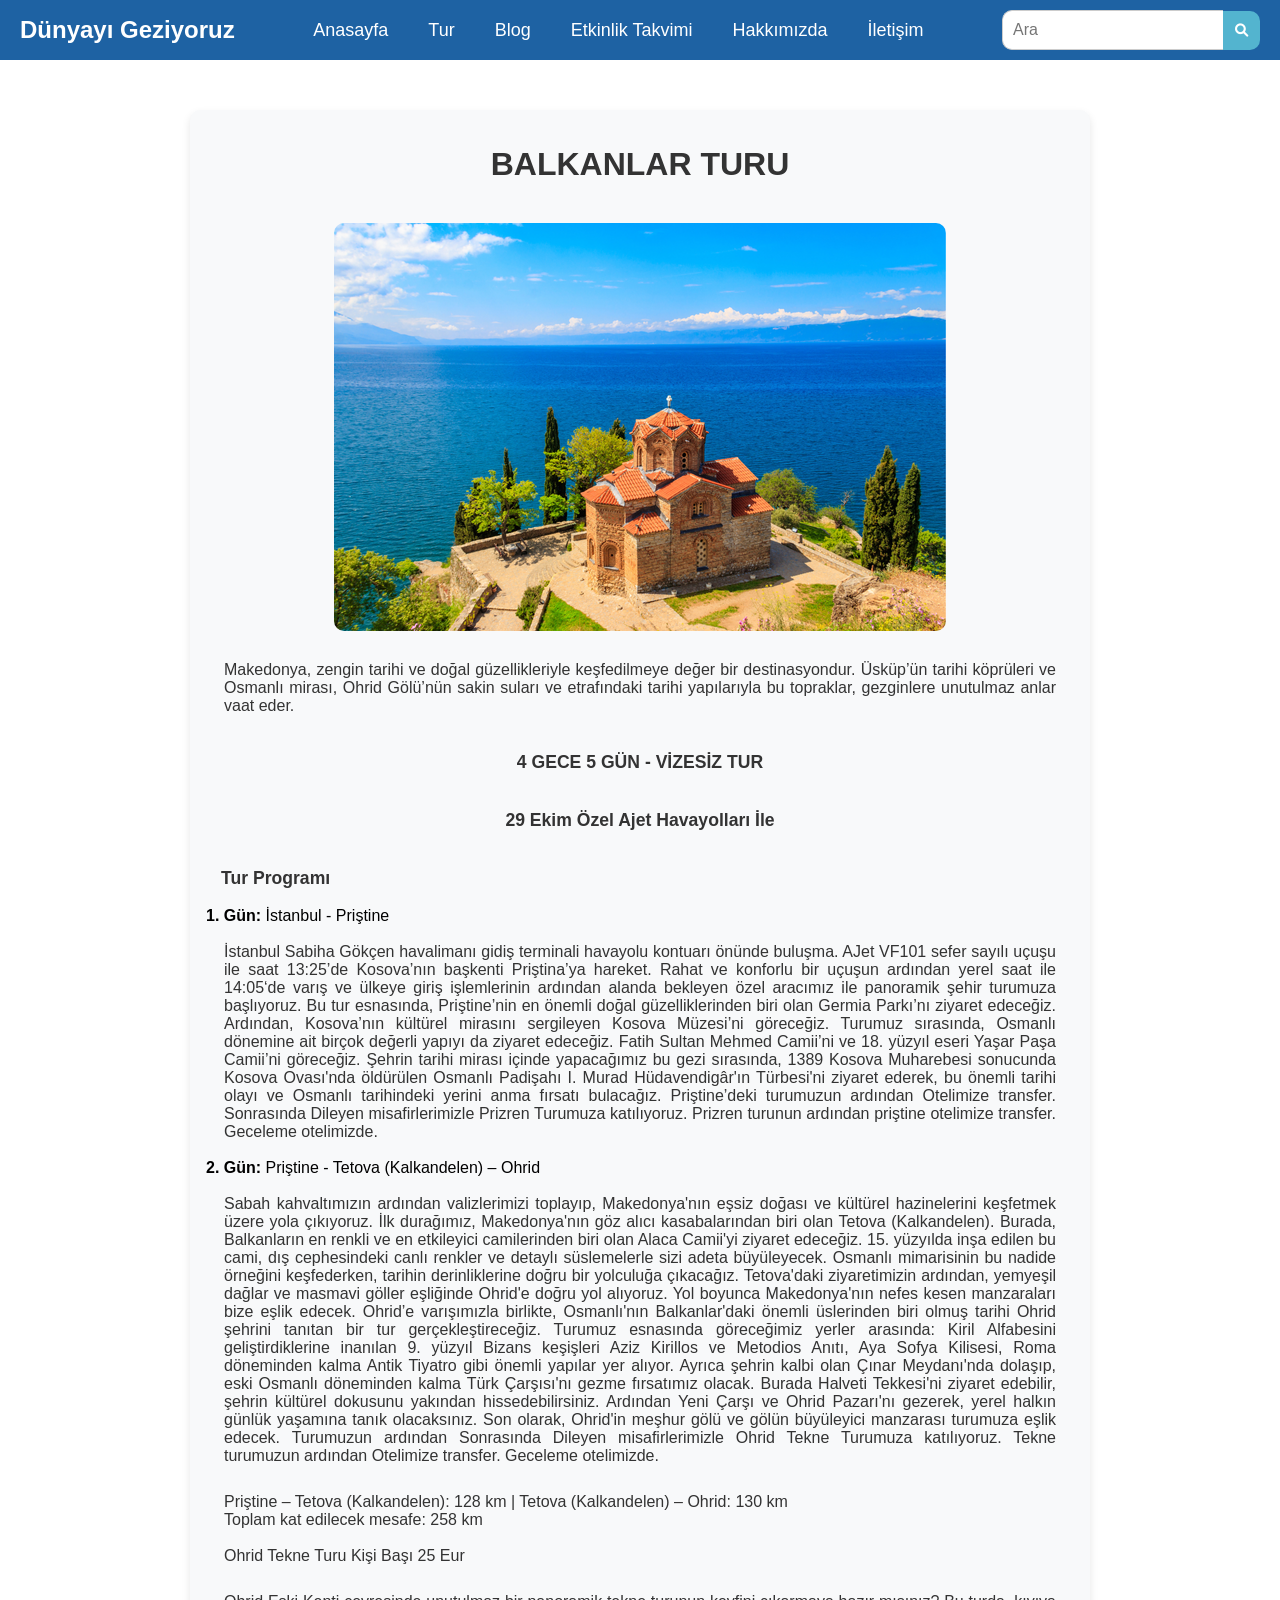
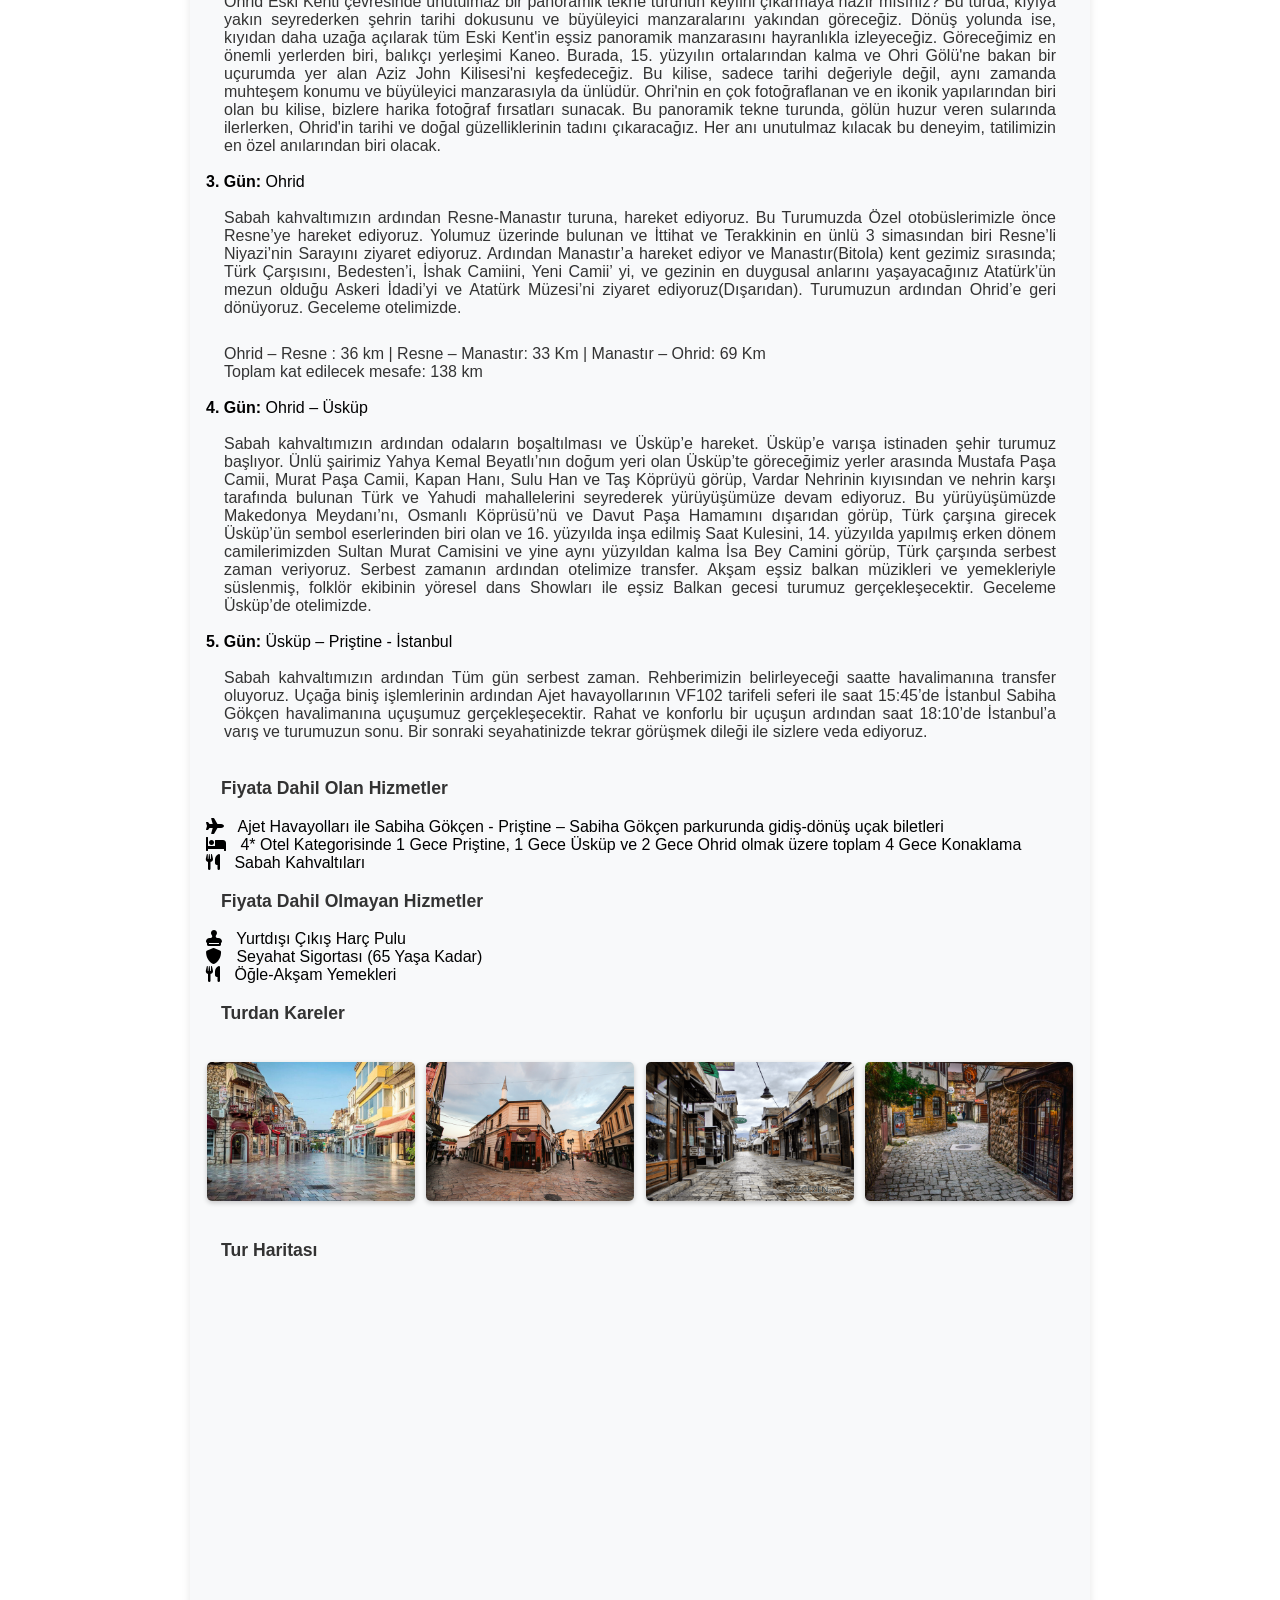
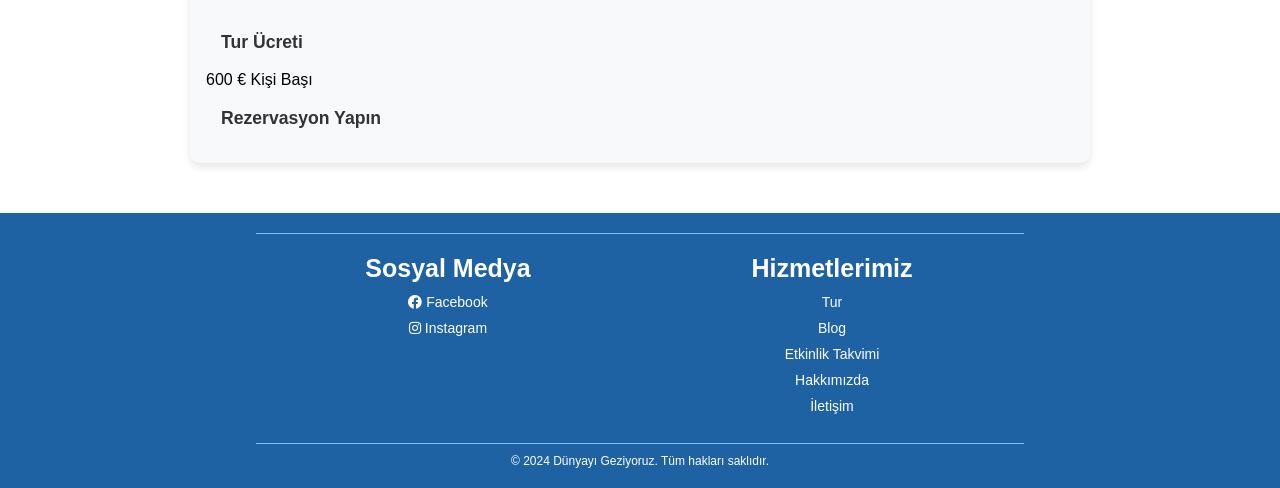
<file: ulke/balkanlar.html>
<!DOCTYPE html>
<html lang="en">

<head>
    <meta charset="UTF-8">
    <meta name="viewport" content="width=device-width, initial-scale=1.0">
    <title>Dünyayı Geziyoruz</title>
    <meta name="description" content="Seyahat sayfasi">
    <meta name="keywords" content="seyahat, dünya turu, gezi rehberi, tatil, turistik yerler, yurt dışı turları">
    <meta name="viewport" content="width=device-width,initial-scale=1">
    <meta name="author" content="Dilara Köhle">
    <!-- İcon eklemek için -->
    <link rel="stylesheet" href="https://cdnjs.cloudflare.com/ajax/libs/font-awesome/6.0.0-beta3/css/all.min.css">
    <link rel="stylesheet" href="../CSS/style.css"> 
    <link rel="stylesheet" href="../CSS/duzen.css"> 
    <link rel="shortcut icon" type="image/png" href="../img/logo.png" />
</head>

<body>

    <!--Navbar-->
    <nav class="navbar">
        <div class="logo">Dünyayı Geziyoruz</div>
        <ul class="nav-links">
            <li><a href="../index.html">Anasayfa</a></li>
            <li><a href="../tur.html">Tur</a></li>
            <li><a href="../blog.html">Blog</a></li>
            <li><a href="../etkinliktakvimi.html">Etkinlik Takvimi</a></li>
            <li><a href="../hakkimizda.html">Hakkımızda</a></li>
            <li><a href="../iletisim.html">İletişim</a></li>
        </ul>
        <div class="search-bar">
            <input type="text" id="arama" placeholder="Ara" onkeyup="oneriGoster(this.value)">
            <button onclick="aramaYap()"><i class="fa-solid fa-magnifying-glass"></i></button>
            <div id="oneriListesi"></div> 
        </div>
    </nav>

    <!-- Dinamik İçerik Alanı -->
    <div id="dynamic-content" class="content-container">
        
    </div>
    <script src="../js/script.js"></script> 

    <!--Footer-->
    <footer>
        <div class="footer-content">
            <div class="footer-left">
                <h3>Sosyal Medya</h3>
                <ul class="socials">
                    <li><a href="https://www.facebook.com/?locale=tr_TR" target="_blank"><i
                                class="fa-brands fa-facebook"></i> Facebook</a></li>
                    <li><a href="https://www.instagram.com/" target="_blank"><i class="fa-brands fa-instagram"></i>
                            Instagram</a></li>
                </ul>
            </div>
            <div class="footer-right">
                <h3>Hizmetlerimiz</h3>
                <ul class="links">
                    <li><a href="../tur.html">Tur</a></li>
                    <li><a href="../blog.html">Blog</a></li>
                    <li><a href="../etkinliktakvimi.html">Etkinlik Takvimi</a></li>
                    <li><a href="../hakkimizda.html">Hakkımızda</a></li>
                    <li><a href="../iletisim.html">İletişim</a></li>
                </ul>
            </div>
        </div>
        <div class="footer-bottom">
            <p>&copy; 2024 Dünyayı Geziyoruz. Tüm hakları saklıdır.</p>
        </div>
    </footer>
    

    <script src="../js/arama.js"></script> 

</body>

</html>
</file>
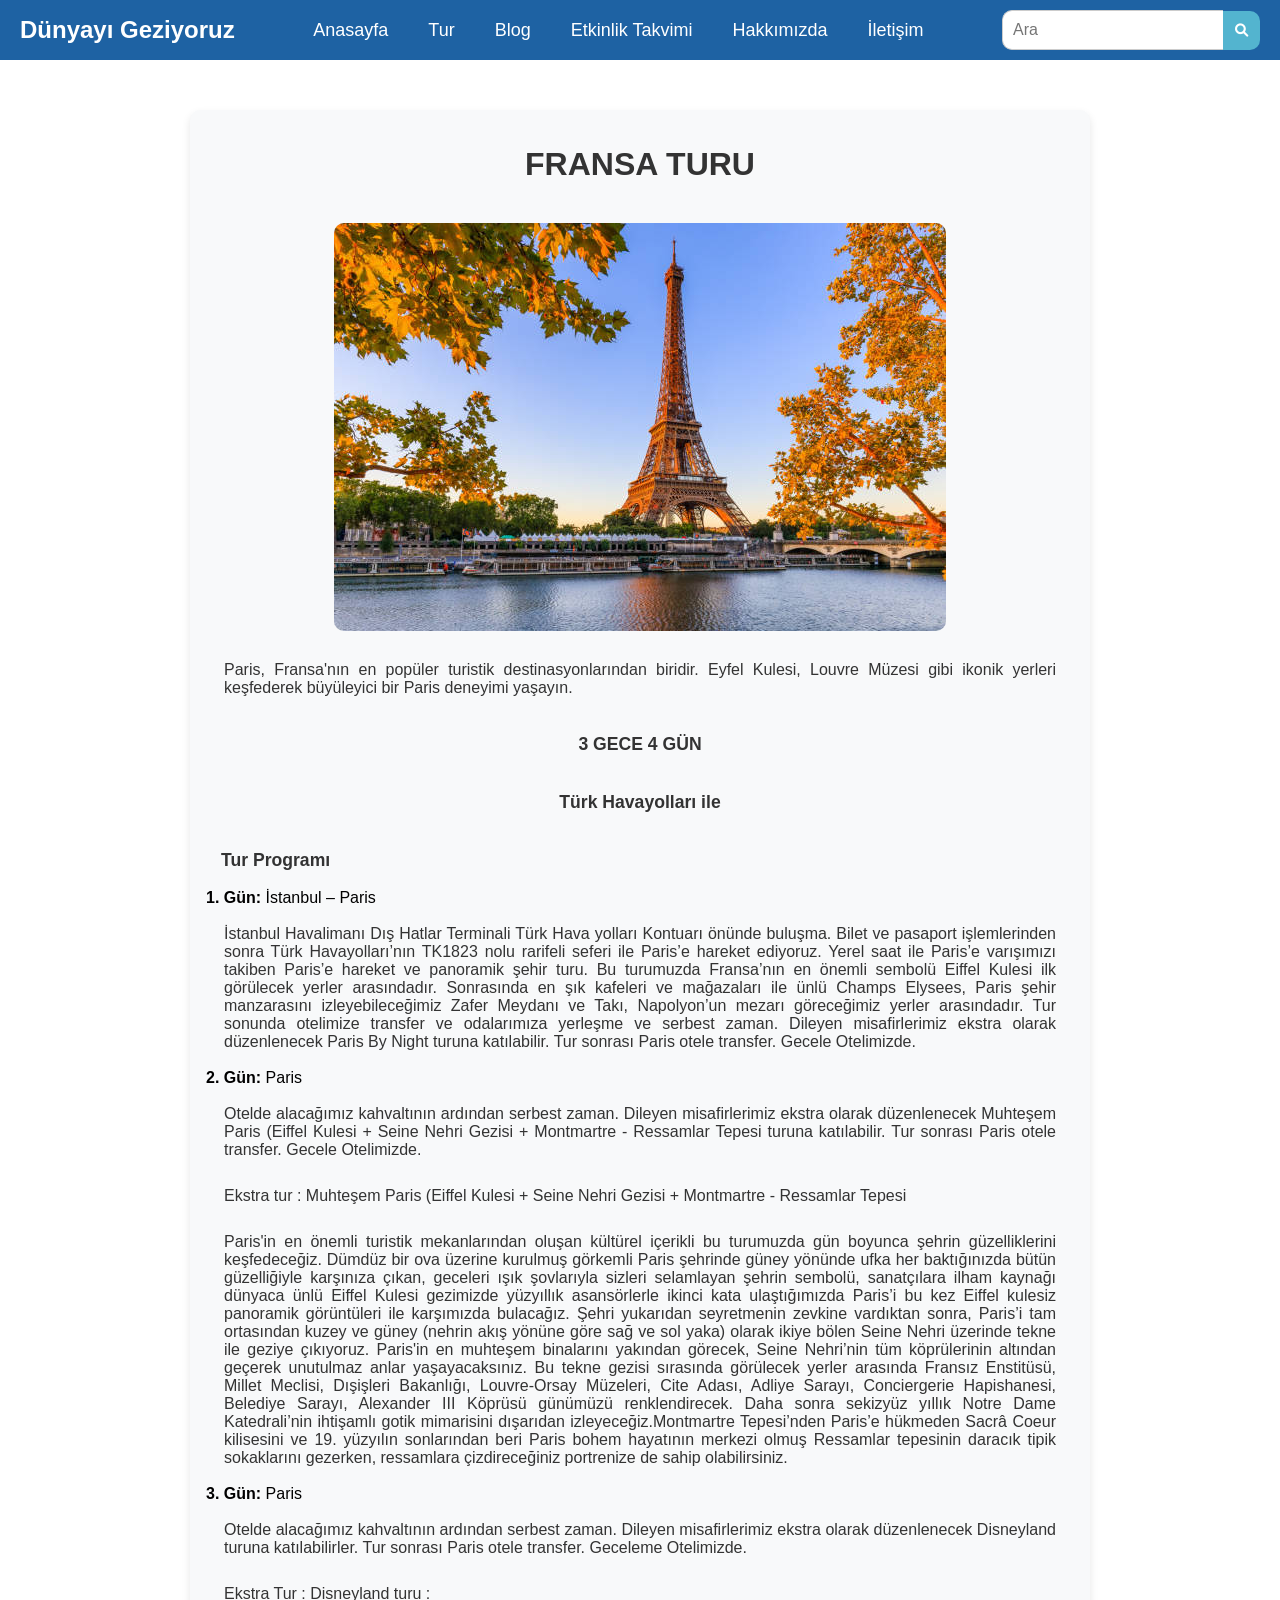
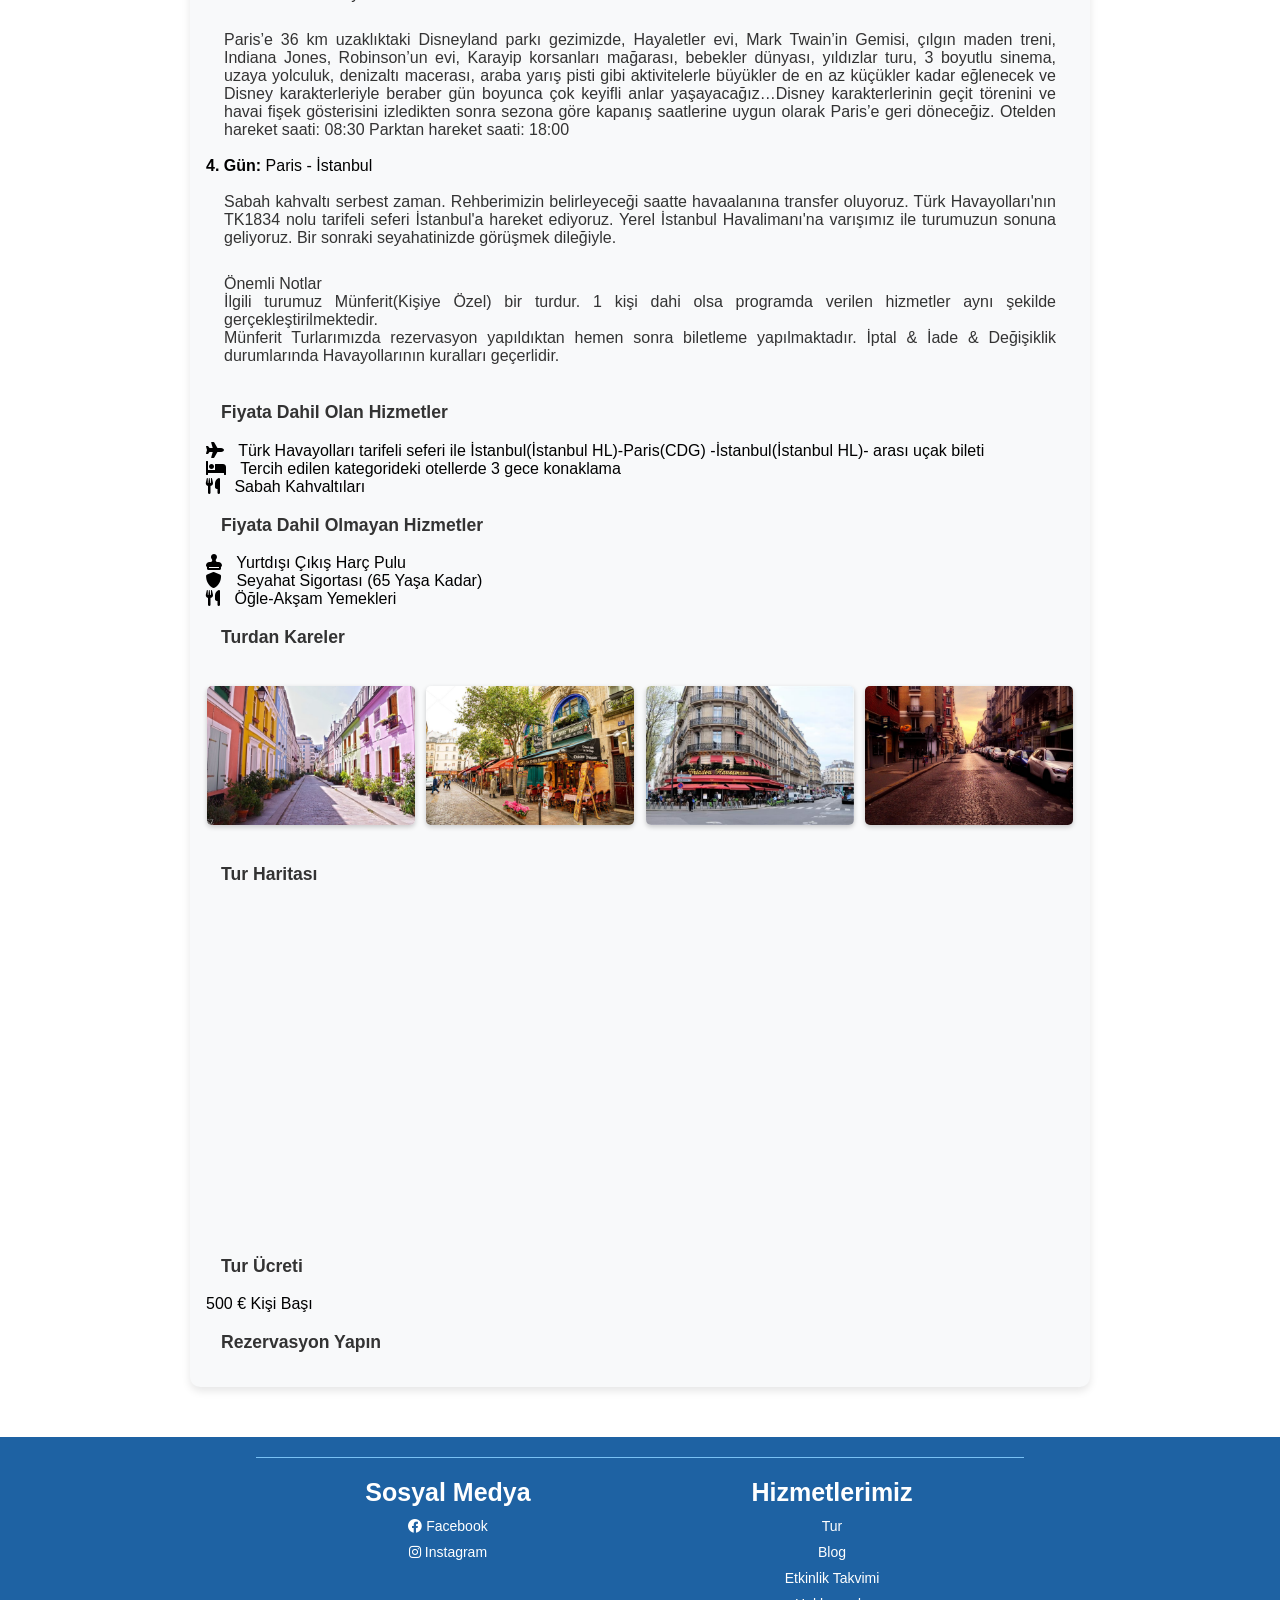
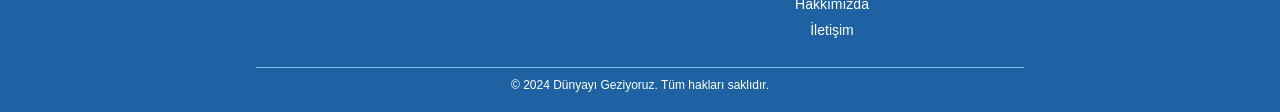
<file: ulke/fransa.html>
<!DOCTYPE html>
<html lang="en">

<head>
    <meta charset="UTF-8">
    <meta name="viewport" content="width=device-width, initial-scale=1.0">
    <title>Dünyayı Geziyoruz</title>
    <meta name="description" content="Seyahat sayfasi">
    <meta name="keywords" content="seyahat, dünya turu, gezi rehberi, tatil, turistik yerler, yurt dışı turları">
    <meta name="viewport" content="width=device-width,initial-scale=1">
    <meta name="author" content="Dilara Köhle">
    <!-- İcon eklemek için -->
    <link rel="stylesheet" href="https://cdnjs.cloudflare.com/ajax/libs/font-awesome/6.0.0-beta3/css/all.min.css">
    <link rel="stylesheet" href="../CSS/style.css"> 
    <link rel="stylesheet" href="../CSS/duzen.css"> 
    <link rel="shortcut icon" type="image/png" href="../img/logo.png" /> 
</head>

<body>

    <!--Navbar-->
    <nav class="navbar">
        <div class="logo">Dünyayı Geziyoruz</div>
        <ul class="nav-links">
            <li><a href="../index.html">Anasayfa</a></li>
            <li><a href="../tur.html">Tur</a></li>
            <li><a href="../blog.html">Blog</a></li>
            <li><a href="../etkinliktakvimi.html">Etkinlik Takvimi</a></li>
            <li><a href="../hakkimizda.html">Hakkımızda</a></li>
            <li><a href="../iletisim.html">İletişim</a></li>
        </ul>
        <div class="search-bar">
            <input type="text" id="arama" placeholder="Ara" onkeyup="oneriGoster(this.value)">
            <button onclick="aramaYap()"><i class="fa-solid fa-magnifying-glass"></i></button>
            <div id="oneriListesi"></div> 
        </div>
    </nav>


    <!-- Dinamik İçerik Alanı -->
    <div id="dynamic-content" class="content-container">
         
    </div>
    <script src="../js/script.js"></script> 

    <!--Footer-->
    <footer>
        <div class="footer-content">
            <div class="footer-left">
                <h3>Sosyal Medya</h3>
                <ul class="socials">
                    <li><a href="https://www.facebook.com/?locale=tr_TR" target="_blank"><i
                                class="fa-brands fa-facebook"></i> Facebook</a></li>
                    <li><a href="https://www.instagram.com/" target="_blank"><i class="fa-brands fa-instagram"></i>
                            Instagram</a></li>
                </ul>
            </div>
            <div class="footer-right">
                <h3>Hizmetlerimiz</h3>
                <ul class="links">
                    <li><a href="../tur.html">Tur</a></li>
                    <li><a href="../blog.html">Blog</a></li>
                    <li><a href="../etkinliktakvimi.html">Etkinlik Takvimi</a></li>
                    <li><a href="../hakkimizda.html">Hakkımızda</a></li>
                    <li><a href="../iletisim.html">İletişim</a></li>
                </ul>
            </div>
        </div>
        <div class="footer-bottom">
            <p>&copy; 2024 Dünyayı Geziyoruz. Tüm hakları saklıdır.</p>
        </div>
    </footer>
    

    <script src="../js/arama.js"></script> 
</body>

</html>
</file>
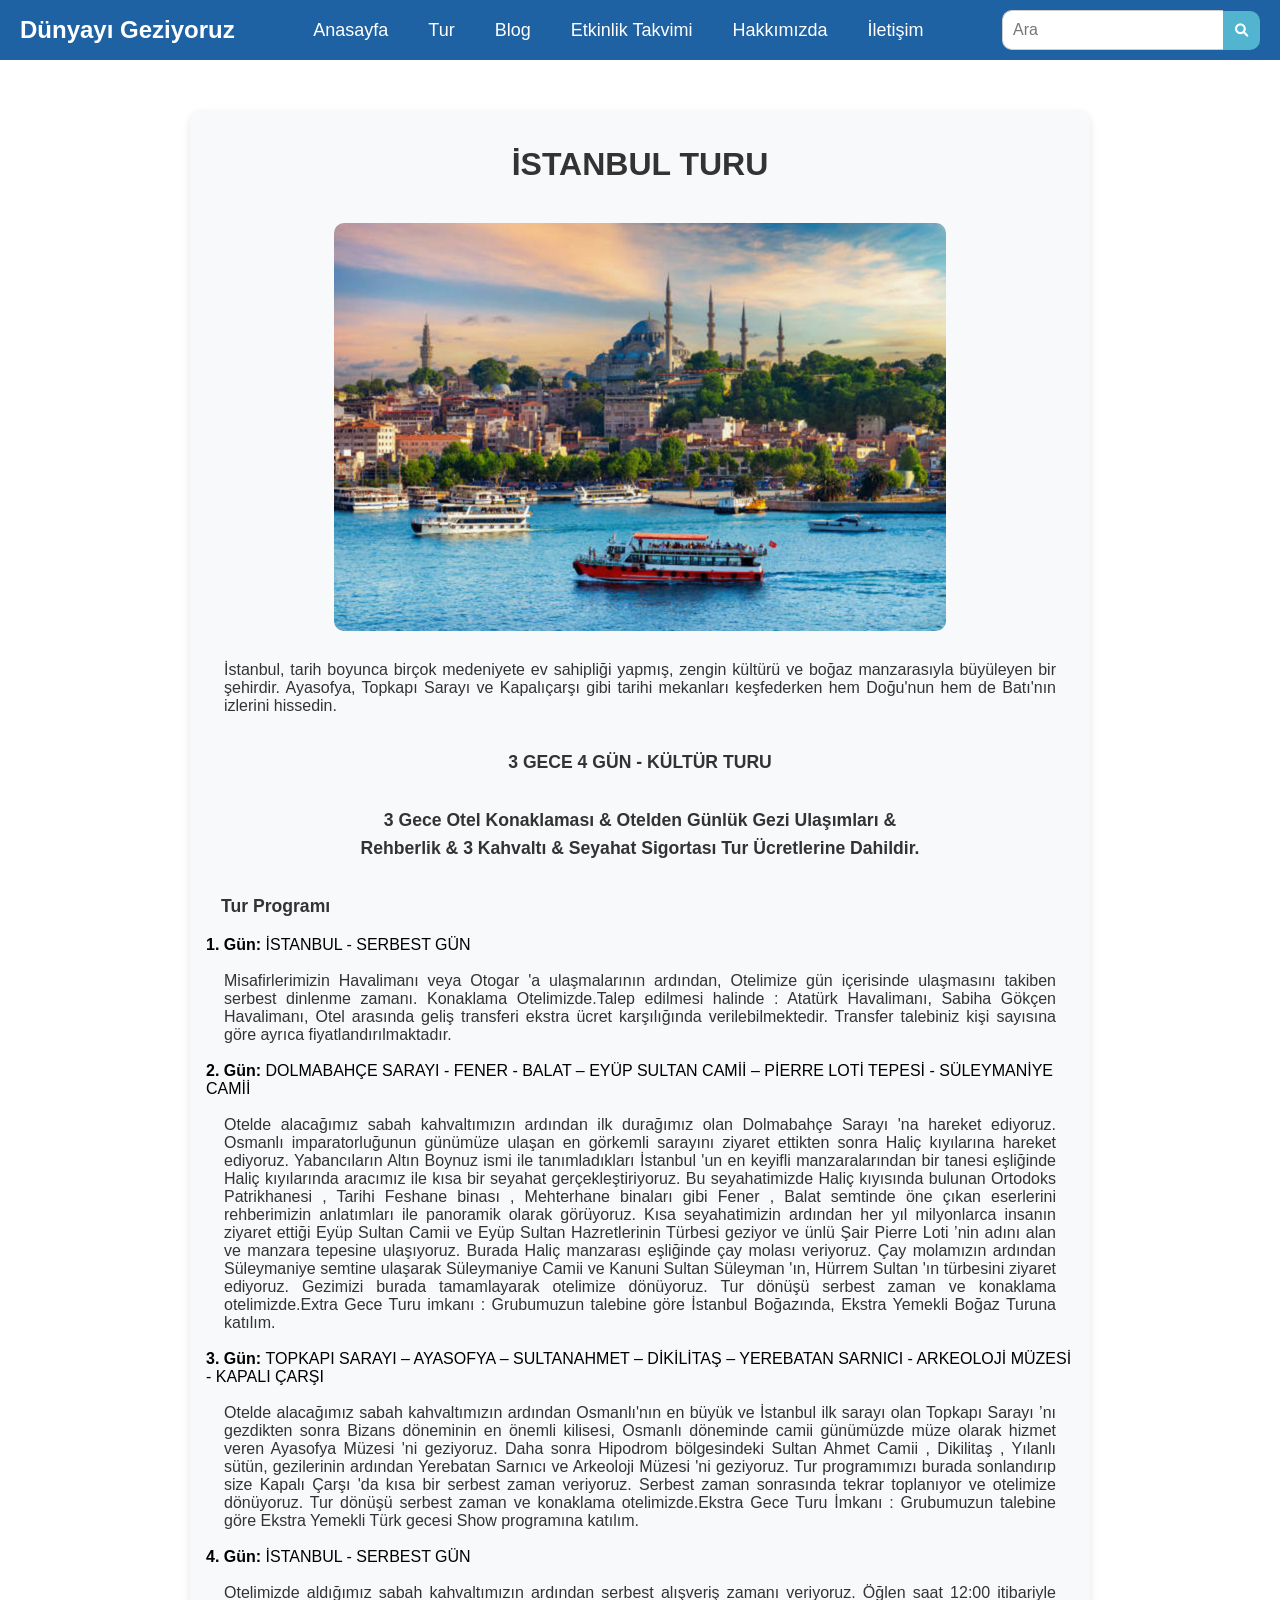
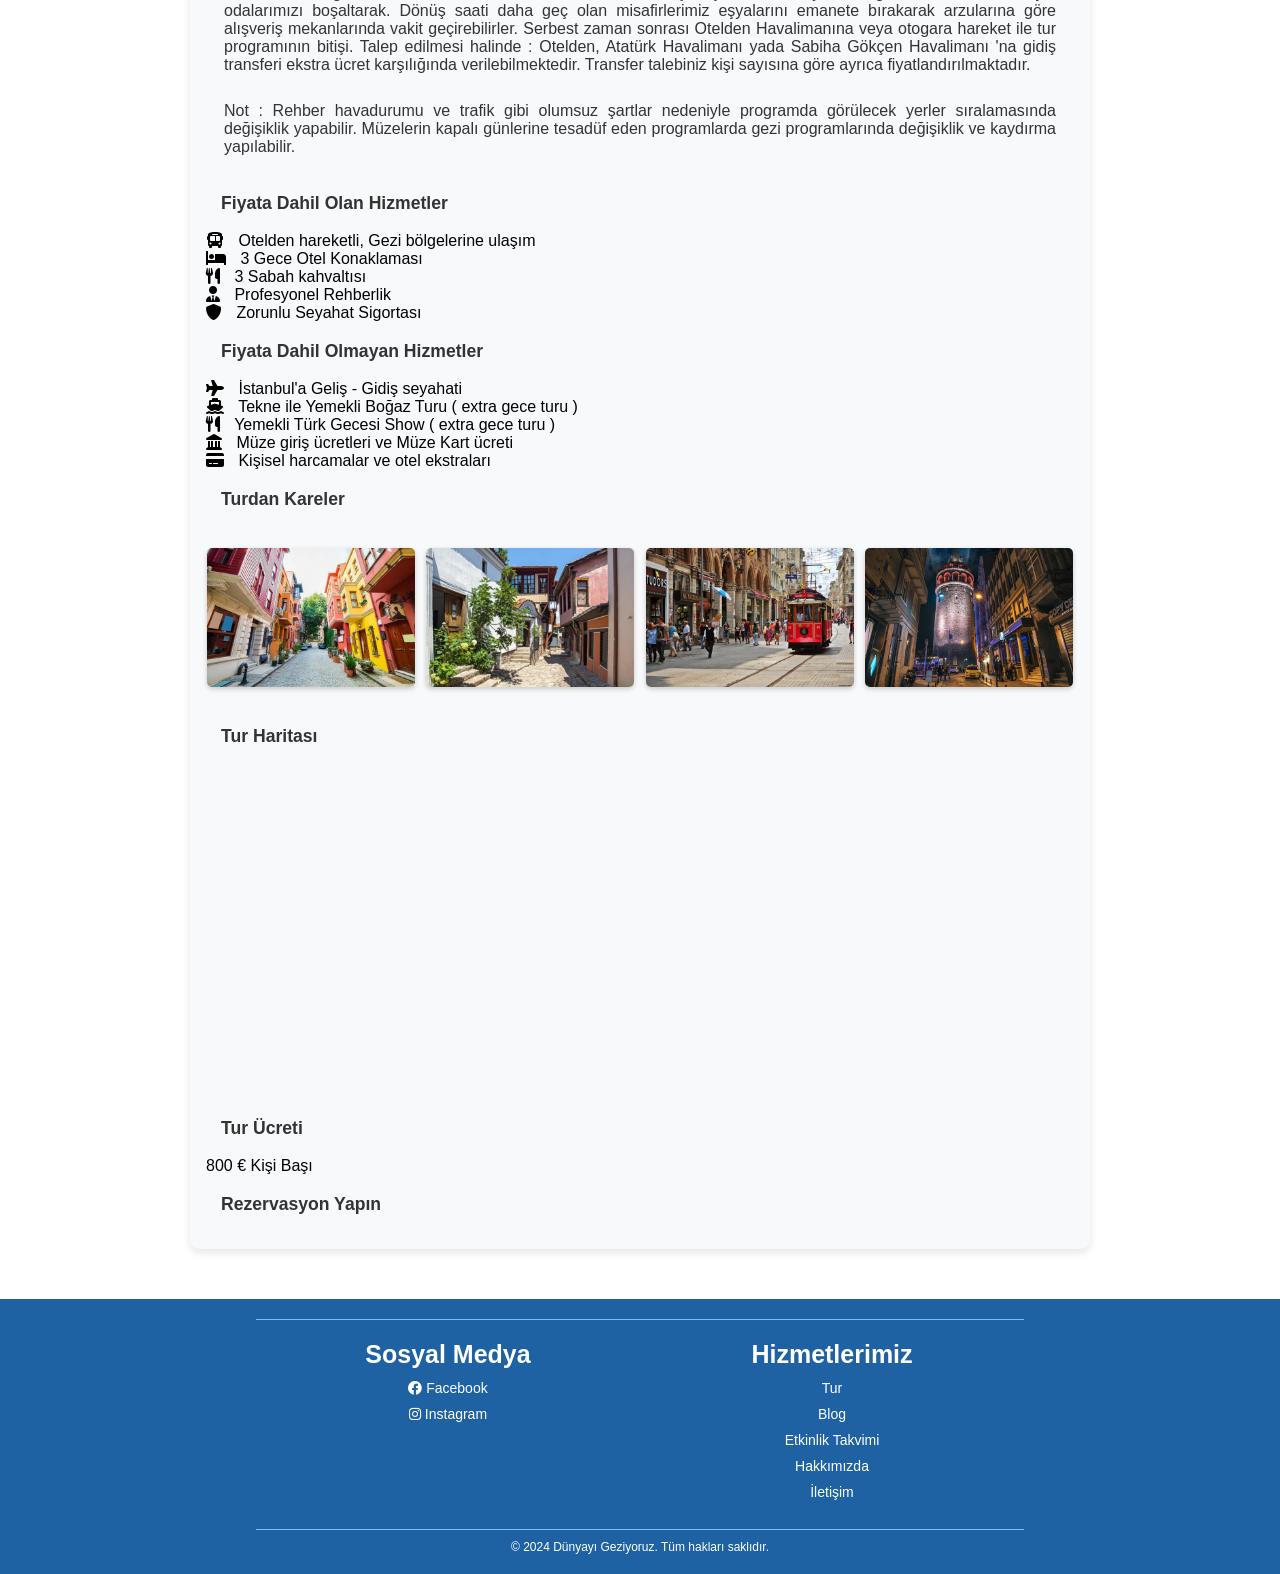
<file: ulke/istanbul.html>
<!DOCTYPE html>
<html lang="en">

<head>
    <meta charset="UTF-8">
    <meta name="viewport" content="width=device-width, initial-scale=1.0">
    <title>Dünyayı Geziyoruz</title>
    <meta name="description" content="Seyahat sayfasi">
    <meta name="keywords" content="seyahat, dünya turu, gezi rehberi, tatil, turistik yerler, yurt dışı turları">
    <meta name="viewport" content="width=device-width,initial-scale=1">
    <meta name="author" content="Dilara Köhle">
    <!-- İcon eklemek için -->
    <link rel="stylesheet" href="https://cdnjs.cloudflare.com/ajax/libs/font-awesome/6.0.0-beta3/css/all.min.css">
    <link rel="stylesheet" href="../CSS/style.css"> 
    <link rel="stylesheet" href="../CSS/duzen.css"> 
    <link rel="shortcut icon" type="image/png" href="../img/logo.png" /> 
</head>

<body>

    <!--Navbar-->
    <nav class="navbar">
        <div class="logo">Dünyayı Geziyoruz</div>
        <ul class="nav-links">
            <li><a href="../index.html">Anasayfa</a></li>
            <li><a href="../tur.html">Tur</a></li>
            <li><a href="../blog.html">Blog</a></li>
            <li><a href="../etkinliktakvimi.html">Etkinlik Takvimi</a></li>
            <li><a href="../hakkimizda.html">Hakkımızda</a></li>
            <li><a href="../iletisim.html">İletişim</a></li>
        </ul>
        <div class="search-bar">
            <input type="text" id="arama" placeholder="Ara" onkeyup="oneriGoster(this.value)">
            <button onclick="aramaYap()"><i class="fa-solid fa-magnifying-glass"></i></button>
            <div id="oneriListesi"></div> 
        </div>
    </nav>

    <!-- Dinamik İçerik Alanı -->
    <div id="dynamic-content" class="content-container">
         
    </div>
    <script src="../js/script.js"></script> 

    <!--Footer-->
    <footer>
        <div class="footer-content">
            <div class="footer-left">
                <h3>Sosyal Medya</h3>
                <ul class="socials">
                    <li><a href="https://www.facebook.com/?locale=tr_TR" target="_blank"><i
                                class="fa-brands fa-facebook"></i> Facebook</a></li>
                    <li><a href="https://www.instagram.com/" target="_blank"><i class="fa-brands fa-instagram"></i>
                            Instagram</a></li>
                </ul>
            </div>
            <div class="footer-right">
                <h3>Hizmetlerimiz</h3>
                <ul class="links">
                    <li><a href="../tur.html">Tur</a></li>
                    <li><a href="../blog.html">Blog</a></li>
                    <li><a href="../etkinliktakvimi.html">Etkinlik Takvimi</a></li>
                    <li><a href="../hakkimizda.html">Hakkımızda</a></li>
                    <li><a href="../iletisim.html">İletişim</a></li>
                </ul>
            </div>
        </div>
        <div class="footer-bottom">
            <p>&copy; 2024 Dünyayı Geziyoruz. Tüm hakları saklıdır.</p>
        </div>
    </footer>
    

    <script src="../js/arama.js"></script> 

</body>

</html>
</file>
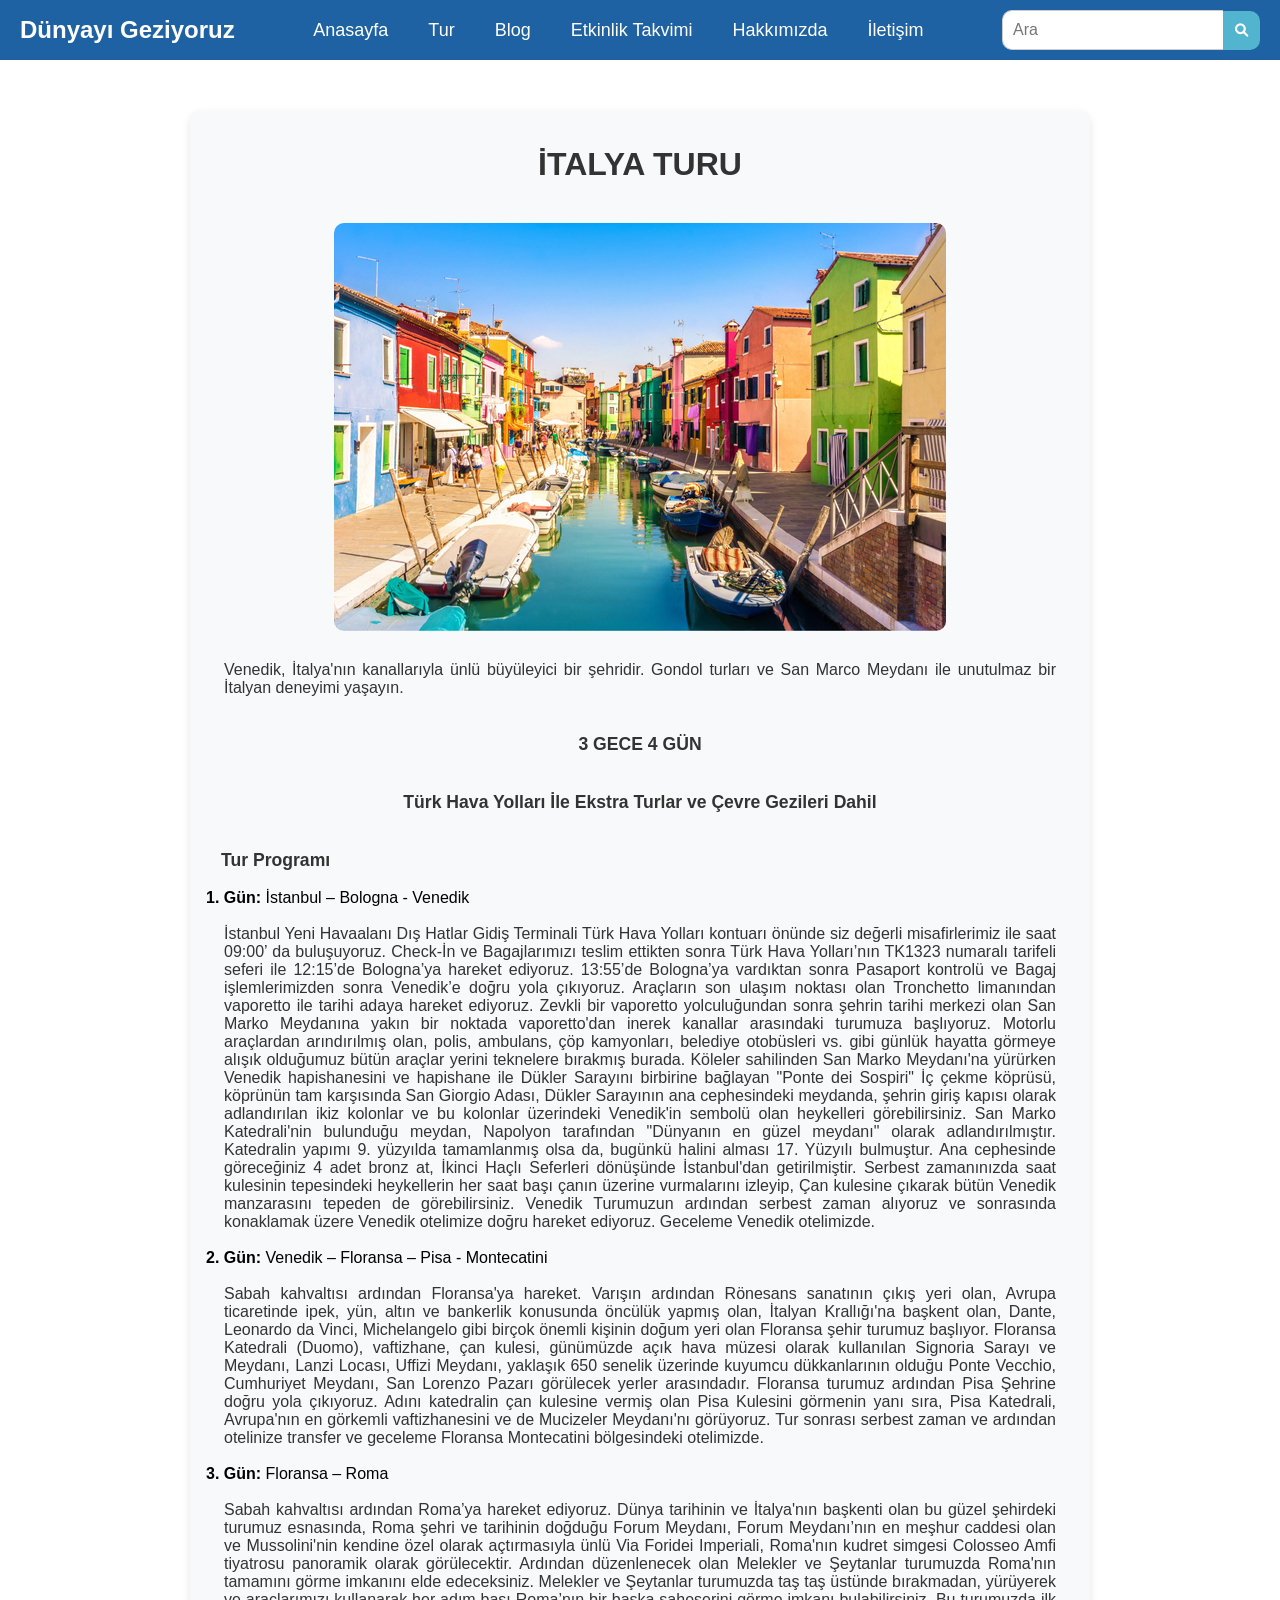
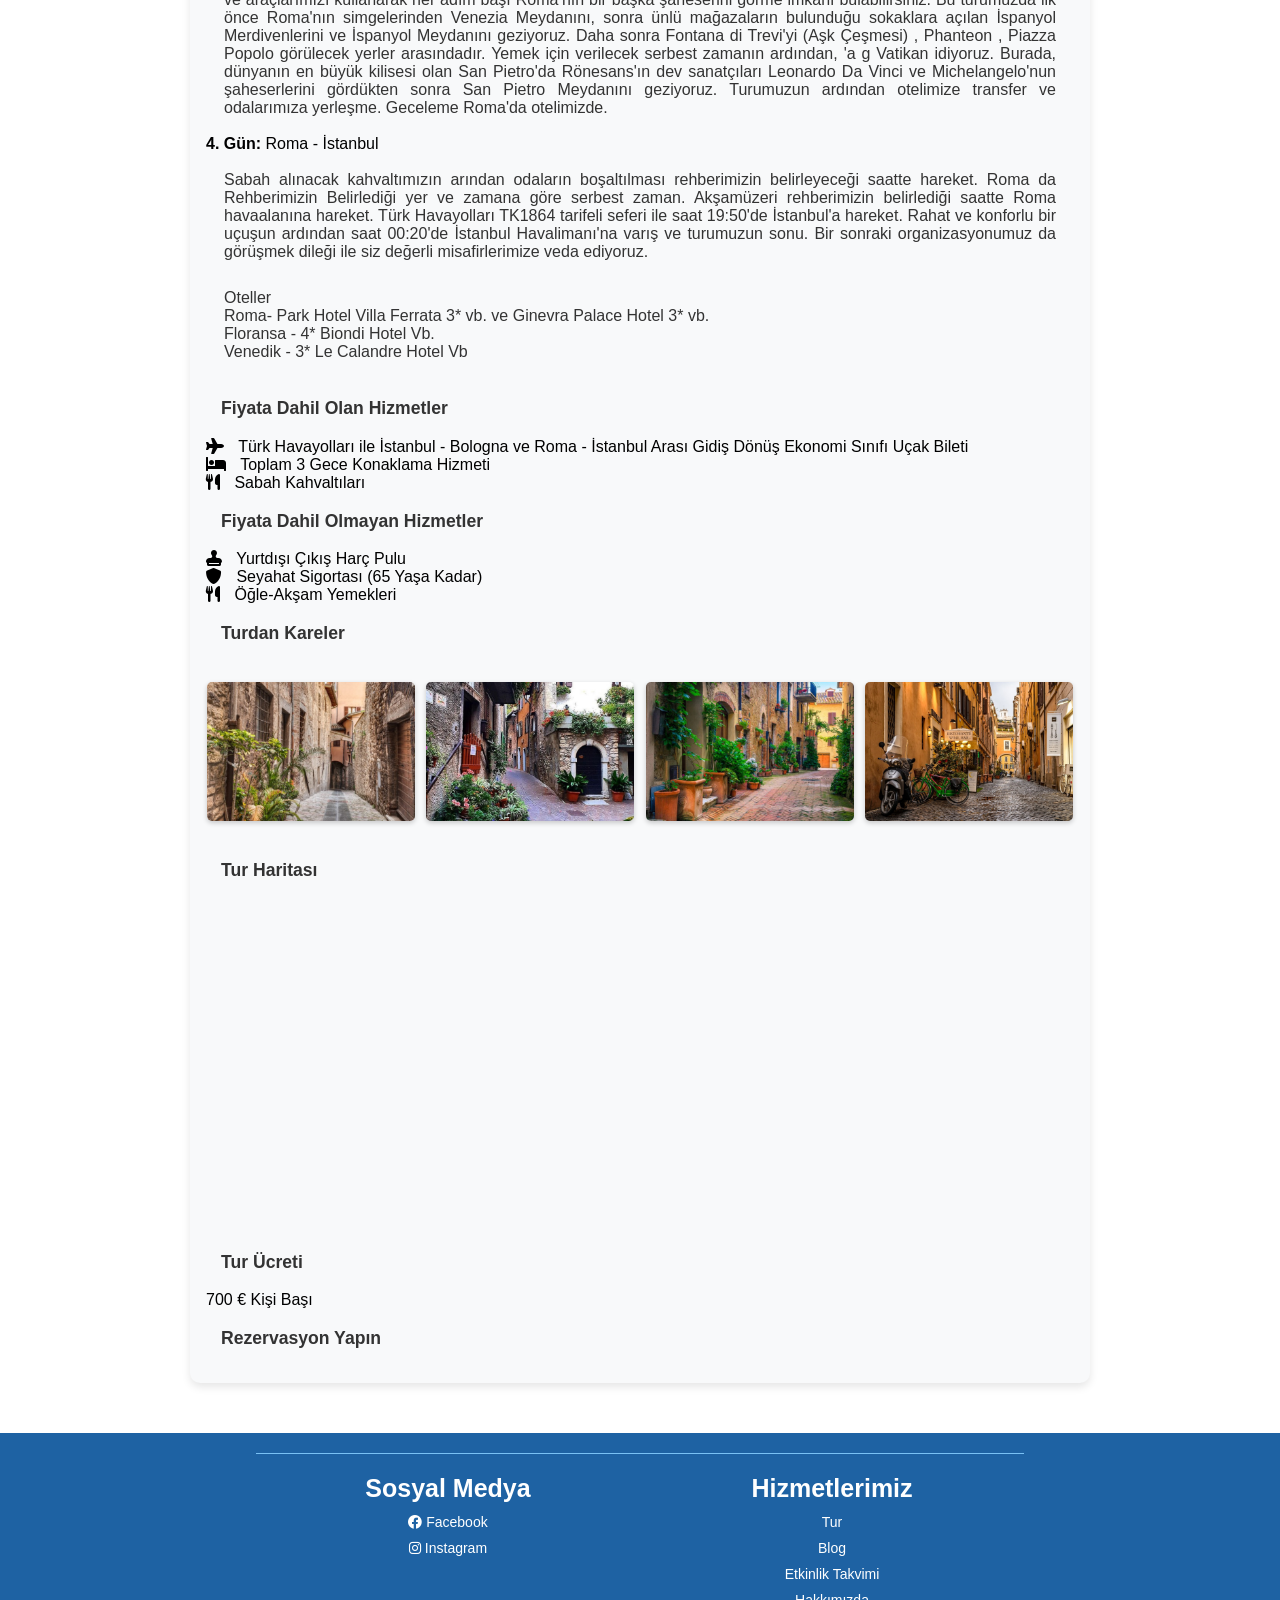
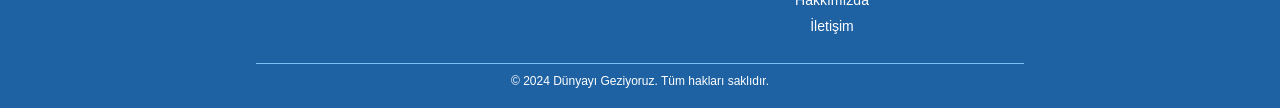
<file: ulke/italya.html>
<!DOCTYPE html>
<html lang="en">

<head>
    <meta charset="UTF-8">
    <meta name="viewport" content="width=device-width, initial-scale=1.0">
    <title>Dünyayı Geziyoruz</title>
    <meta name="description" content="Seyahat sayfasi">
    <meta name="keywords" content="seyahat, dünya turu, gezi rehberi, tatil, turistik yerler, yurt dışı turları">
    <meta name="viewport" content="width=device-width,initial-scale=1">
    <meta name="author" content="Dilara Köhle">
    <!-- İcon eklemek için -->
    <link rel="stylesheet" href="https://cdnjs.cloudflare.com/ajax/libs/font-awesome/6.0.0-beta3/css/all.min.css">
    <link rel="stylesheet" href="../CSS/style.css"> 
    <link rel="stylesheet" href="../CSS/duzen.css"> 
    <link rel="shortcut icon" type="image/png" href="../img/logo.png" />
</head>

<body>

    <!--Navbar-->
    <nav class="navbar">
        <div class="logo">Dünyayı Geziyoruz</div>
        <ul class="nav-links">
            <li><a href="../index.html">Anasayfa</a></li>
            <li><a href="../tur.html">Tur</a></li>
            <li><a href="../blog.html">Blog</a></li>
            <li><a href="../etkinliktakvimi.html">Etkinlik Takvimi</a></li>
            <li><a href="../hakkimizda.html">Hakkımızda</a></li>
            <li><a href="../iletisim.html">İletişim</a></li>
        </ul>
        <div class="search-bar">
            <input type="text" id="arama" placeholder="Ara" onkeyup="oneriGoster(this.value)">
            <button onclick="aramaYap()"><i class="fa-solid fa-magnifying-glass"></i></button>
            <div id="oneriListesi"></div> 
        </div>
    </nav>

    <!-- Dinamik İçerik Alanı -->
    <div id="dynamic-content" class="content-container">
         
    </div>
    <script src="../js/script.js"></script> 

    <!--Footer-->
    <footer>
        <div class="footer-content">
            <div class="footer-left">
                <h3>Sosyal Medya</h3>
                <ul class="socials">
                    <li><a href="https://www.facebook.com/?locale=tr_TR" target="_blank"><i
                                class="fa-brands fa-facebook"></i> Facebook</a></li>
                    <li><a href="https://www.instagram.com/" target="_blank"><i class="fa-brands fa-instagram"></i>
                            Instagram</a></li>
                </ul>
            </div>
            <div class="footer-right">
                <h3>Hizmetlerimiz</h3>
                <ul class="links">
                    <li><a href="../tur.html">Tur</a></li>
                    <li><a href="../blog.html">Blog</a></li>
                    <li><a href="../etkinliktakvimi.html">Etkinlik Takvimi</a></li>
                    <li><a href="../hakkimizda.html">Hakkımızda</a></li>
                    <li><a href="../iletisim.html">İletişim</a></li>
                </ul>
            </div>
        </div>
        <div class="footer-bottom">
            <p>&copy; 2024 Dünyayı Geziyoruz. Tüm hakları saklıdır.</p>
        </div>
    </footer>
    

    <script src="../js/arama.js"></script> 

</body>

</html>
</file>
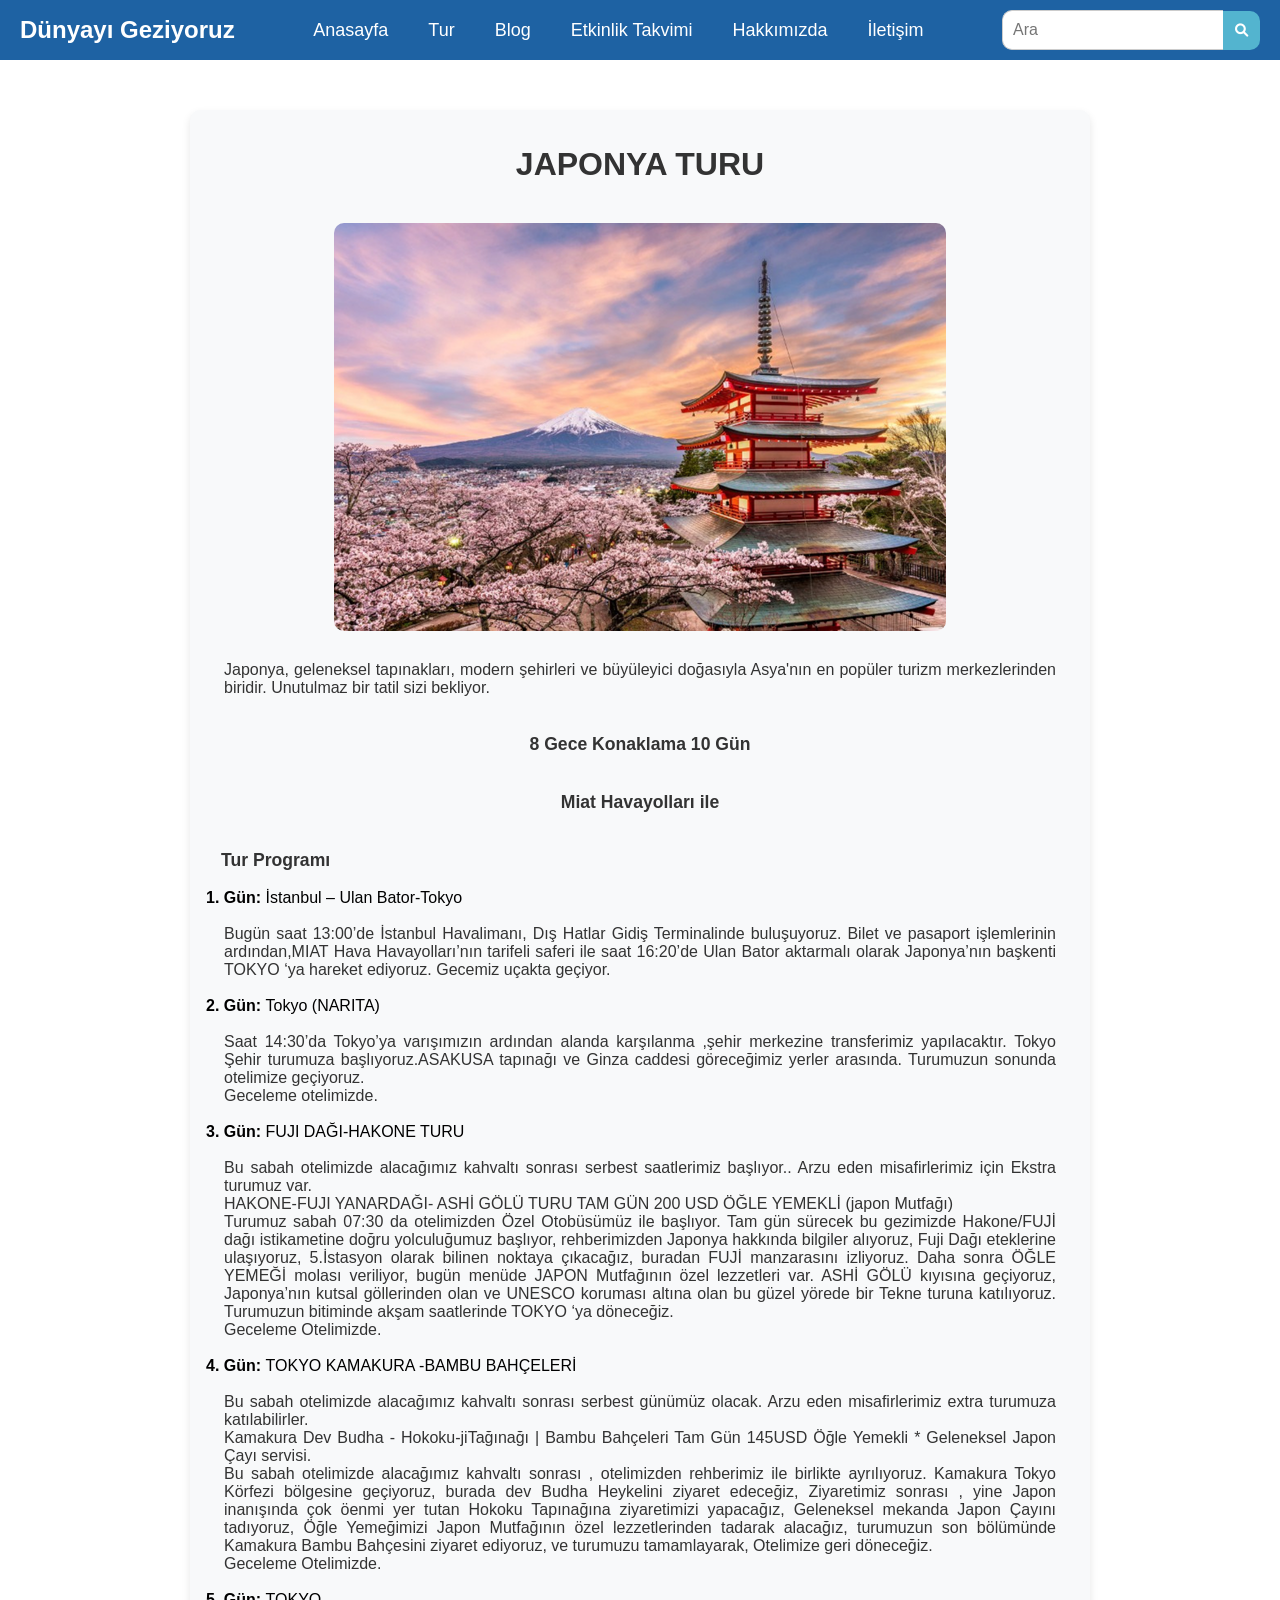
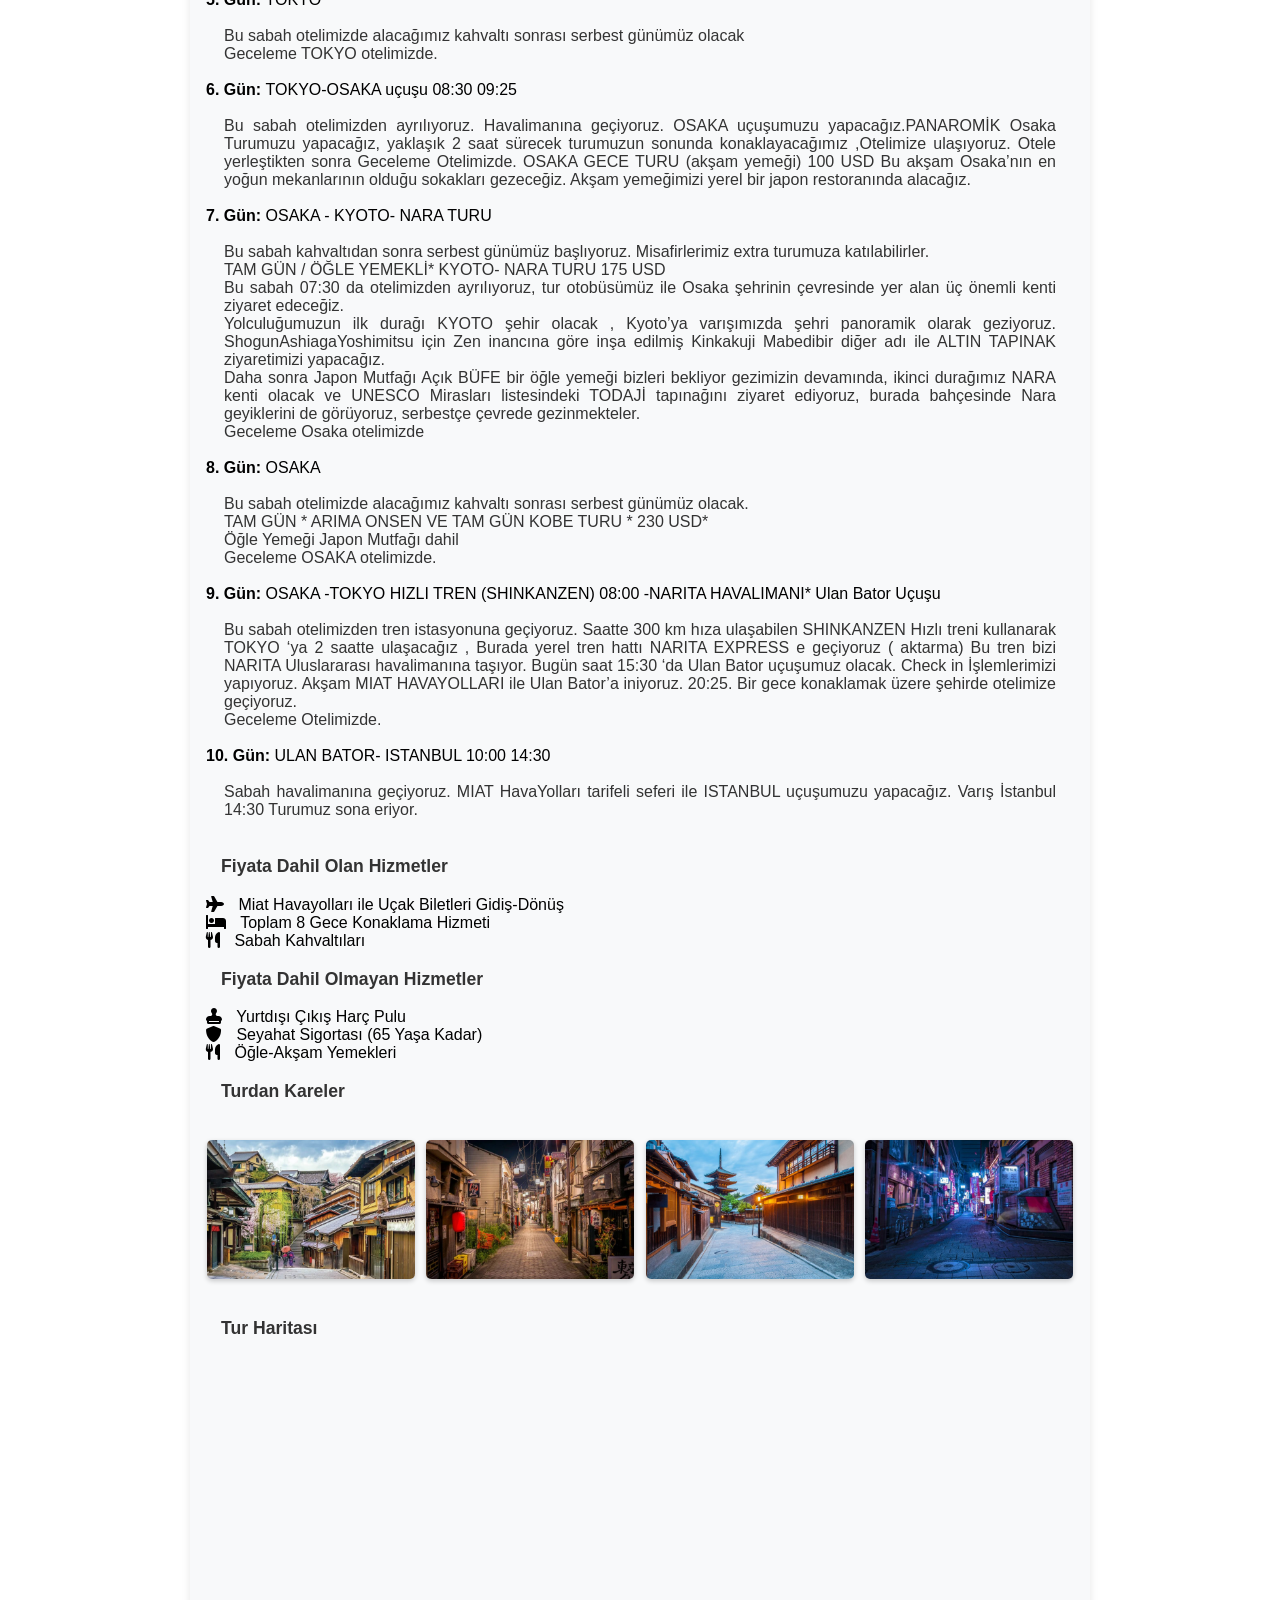
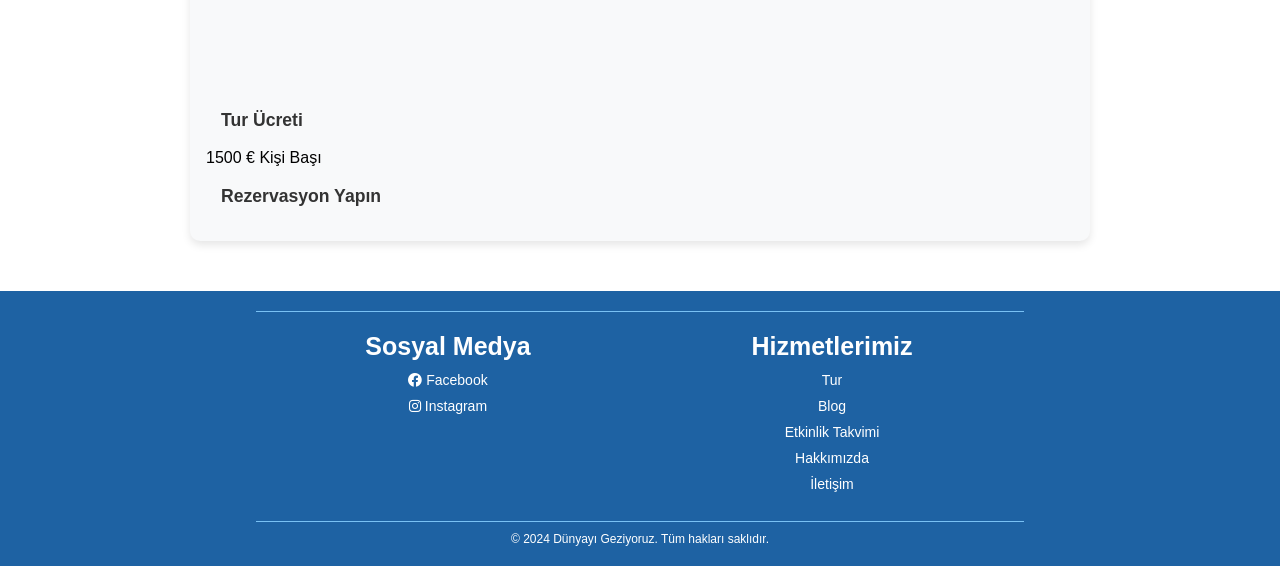
<file: ulke/japonya.html>
<!DOCTYPE html>
<html lang="en">

<head>
    <meta charset="UTF-8">
    <meta name="viewport" content="width=device-width, initial-scale=1.0">
    <title>Dünyayı Geziyoruz</title>
    <meta name="description" content="Seyahat sayfasi">
    <meta name="keywords" content="seyahat, dünya turu, gezi rehberi, tatil, turistik yerler, yurt dışı turları">
    <meta name="viewport" content="width=device-width,initial-scale=1">
    <meta name="author" content="Dilara Köhle">
    <!-- İcon eklemek için -->
    <link rel="stylesheet" href="https://cdnjs.cloudflare.com/ajax/libs/font-awesome/6.0.0-beta3/css/all.min.css">
    <link rel="stylesheet" href="../CSS/style.css"> 
    <link rel="stylesheet" href="../CSS/duzen.css"> 
    <link rel="shortcut icon" type="image/png" href="../img/logo.png" /> 
</head>

<body>

    <!--Navbar-->
    <nav class="navbar">
        <div class="logo">Dünyayı Geziyoruz</div>
        <ul class="nav-links">
            <li><a href="../index.html">Anasayfa</a></li>
            <li><a href="../tur.html">Tur</a></li>
            <li><a href="../blog.html">Blog</a></li>
            <li><a href="../etkinliktakvimi.html">Etkinlik Takvimi</a></li>
            <li><a href="../hakkimizda.html">Hakkımızda</a></li>
            <li><a href="../iletisim.html">İletişim</a></li>
        </ul>
        <div class="search-bar">
            <input type="text" id="arama" placeholder="Ara" onkeyup="oneriGoster(this.value)">
            <button onclick="aramaYap()"><i class="fa-solid fa-magnifying-glass"></i></button>
            <div id="oneriListesi"></div> 
        </div>
    </nav>

    <!-- Dinamik İçerik Alanı -->
    <div id="dynamic-content" class="content-container">
        
    </div>
    <script src="../js/script.js"></script> 

    <!--Footer-->
    <footer>
        <div class="footer-content">
            <div class="footer-left">
                <h3>Sosyal Medya</h3>
                <ul class="socials">
                    <li><a href="https://www.facebook.com/?locale=tr_TR" target="_blank"><i
                                class="fa-brands fa-facebook"></i> Facebook</a></li>
                    <li><a href="https://www.instagram.com/" target="_blank"><i class="fa-brands fa-instagram"></i>
                            Instagram</a></li>
                </ul>
            </div>
            <div class="footer-right">
                <h3>Hizmetlerimiz</h3>
                <ul class="links">
                    <li><a href="../tur.html">Tur</a></li>
                    <li><a href="../blog.html">Blog</a></li>
                    <li><a href="../etkinliktakvimi.html">Etkinlik Takvimi</a></li>
                    <li><a href="../hakkimizda.html">Hakkımızda</a></li>
                    <li><a href="../iletisim.html">İletişim</a></li>
                </ul>
            </div>
        </div>
        <div class="footer-bottom">
            <p>&copy; 2024 Dünyayı Geziyoruz. Tüm hakları saklıdır.</p>
        </div>
    </footer>
    

    <script src="../js/arama.js"></script> 

</body>

</html>
</file>
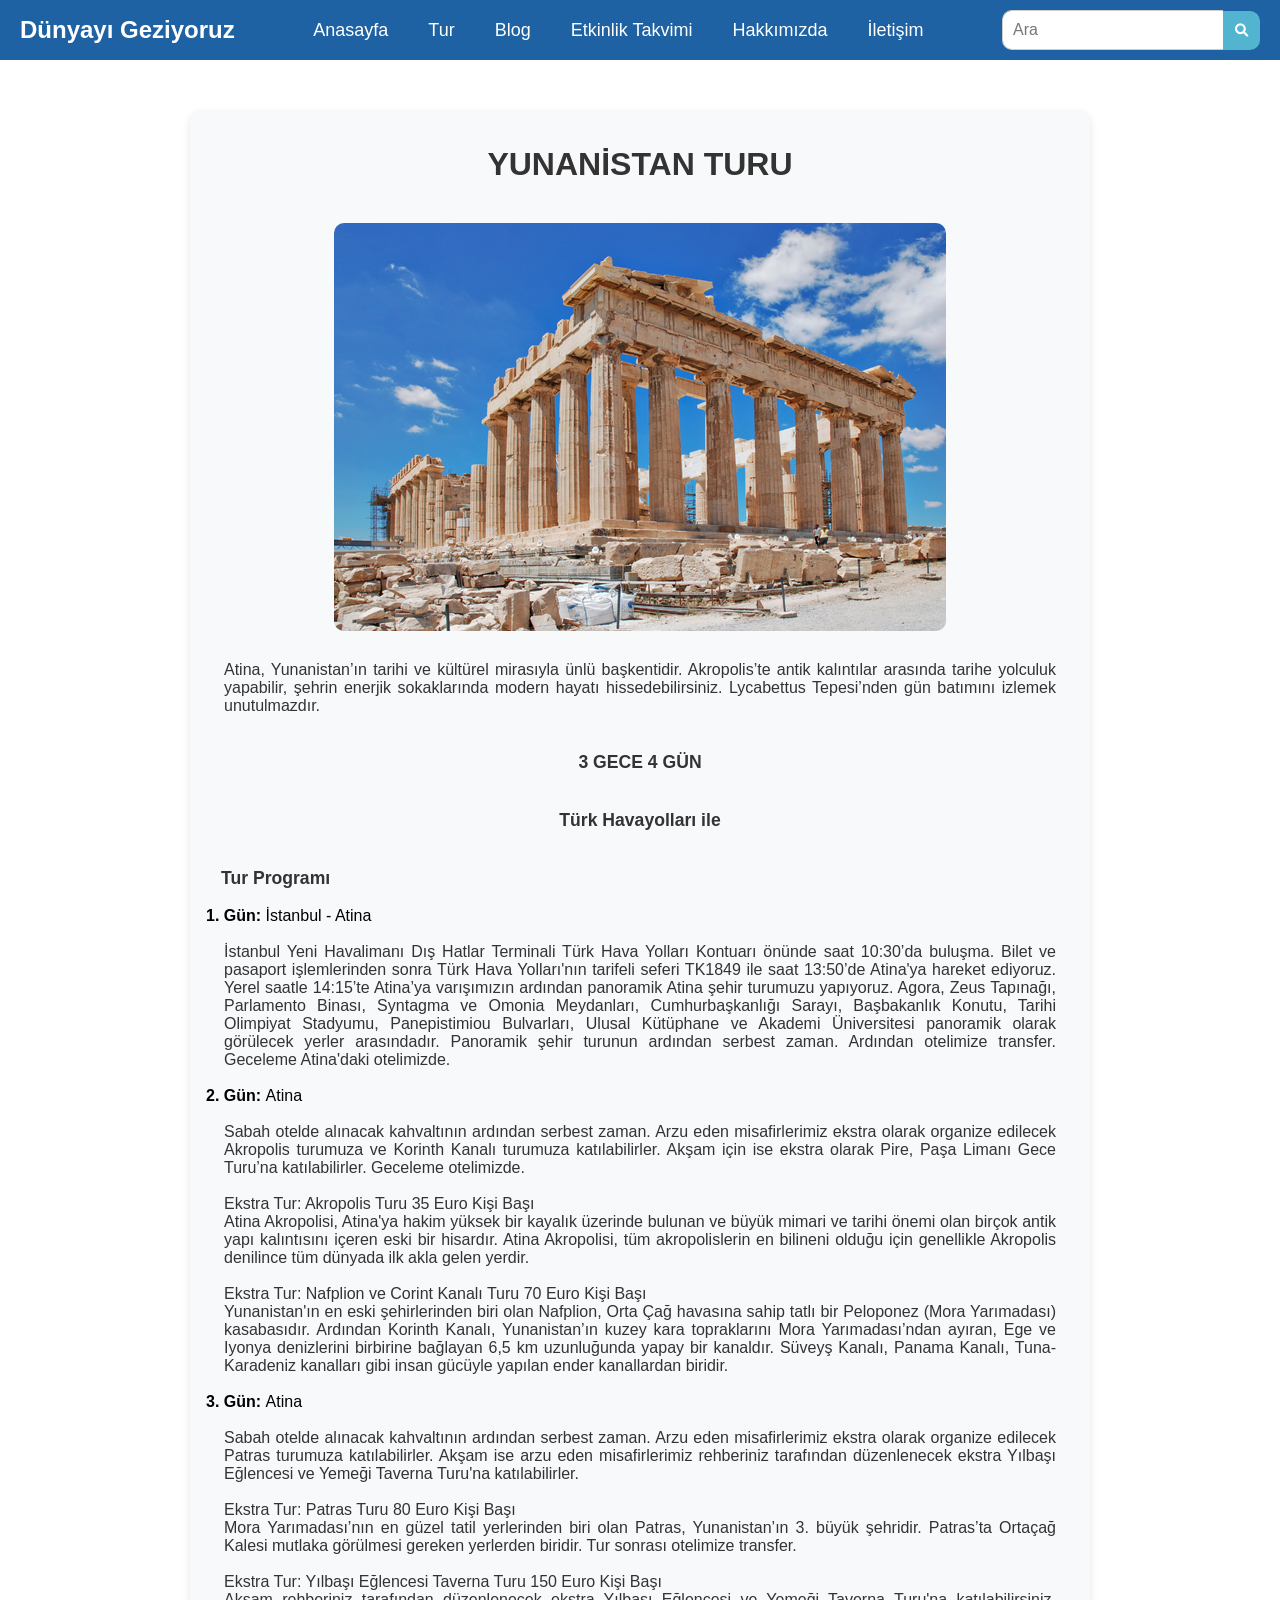
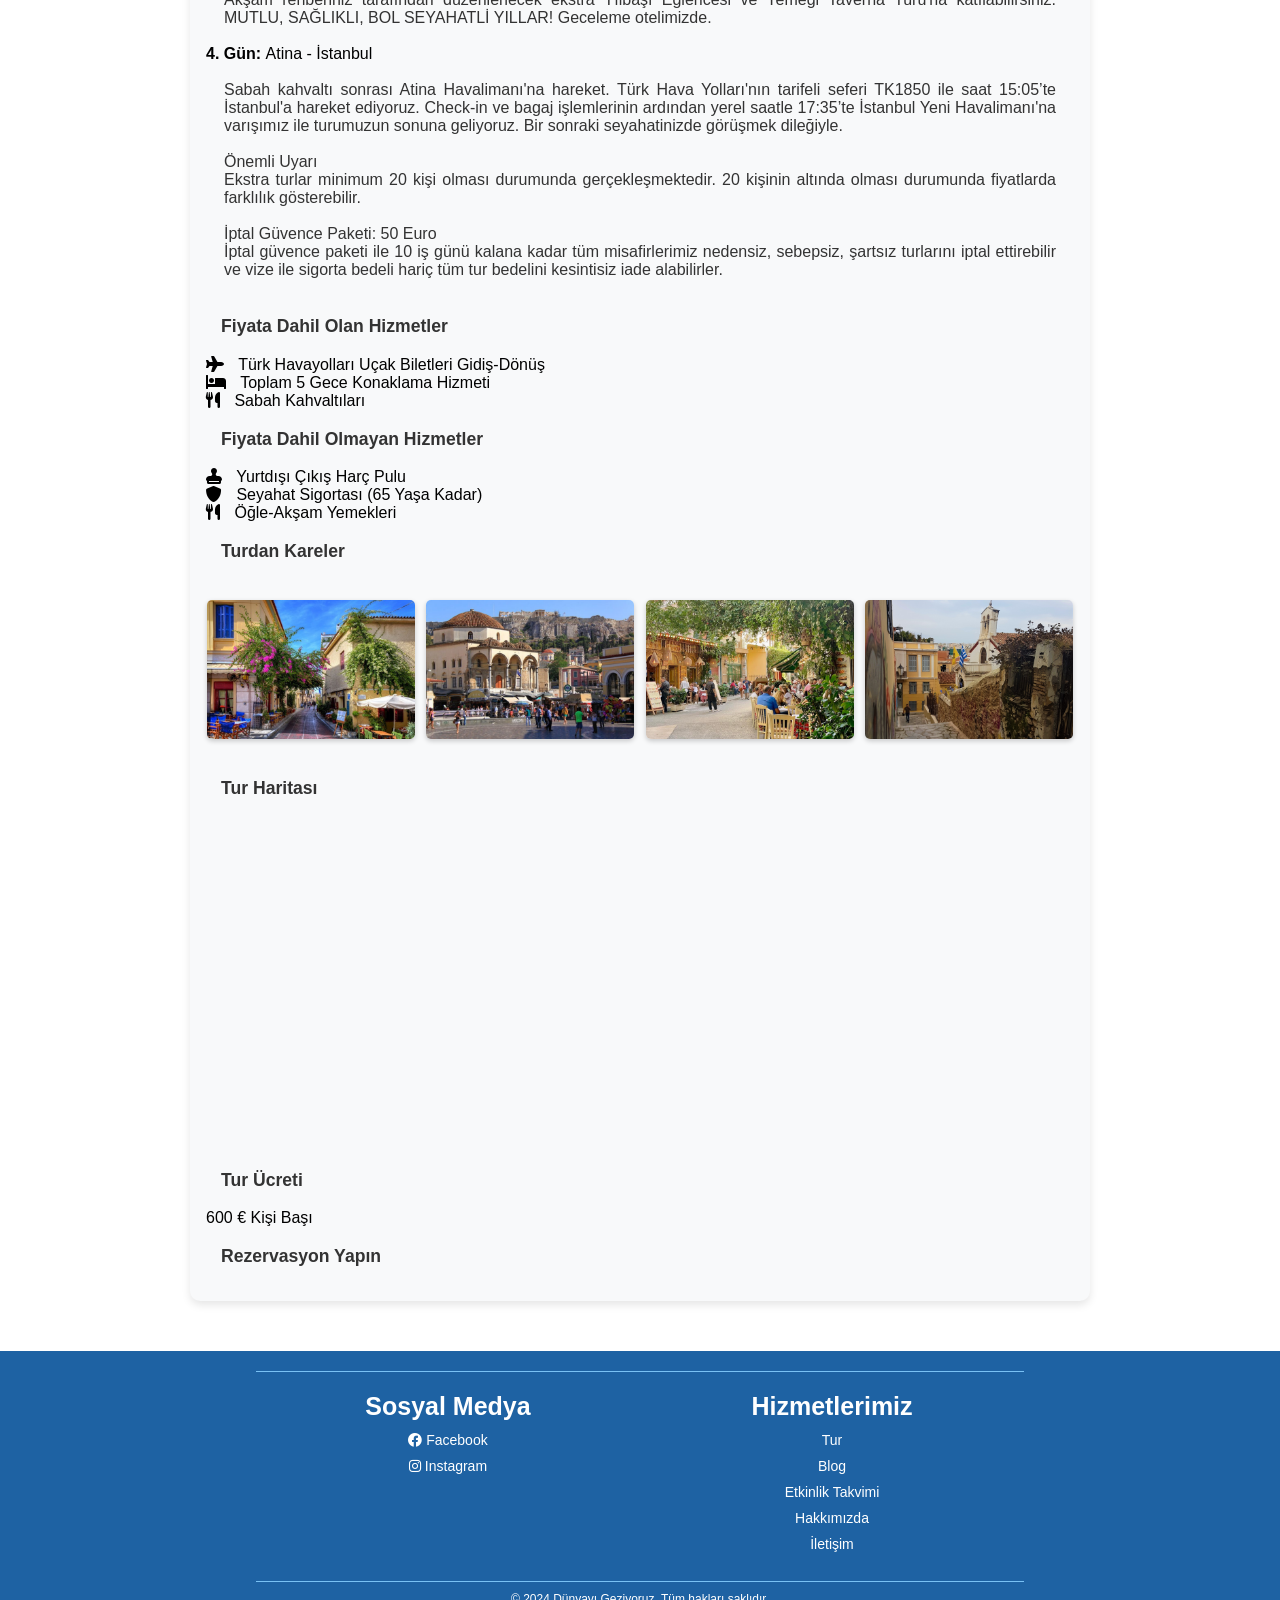
<file: ulke/yunanistan.html>
<!DOCTYPE html>
<html lang="en">

<head>
    <meta charset="UTF-8">
    <meta name="viewport" content="width=device-width, initial-scale=1.0">
    <title>Dünyayı Geziyoruz</title>
    <meta name="description" content="Seyahat sayfasi">
    <meta name="keywords" content="seyahat, dünya turu, gezi rehberi, tatil, turistik yerler, yurt dışı turları">
    <meta name="viewport" content="width=device-width,initial-scale=1">
    <meta name="author" content="Dilara Köhle">
    <!-- İcon eklemek için -->
    <link rel="stylesheet" href="https://cdnjs.cloudflare.com/ajax/libs/font-awesome/6.0.0-beta3/css/all.min.css">
    <link rel="stylesheet" href="../CSS/style.css">
    <link rel="stylesheet" href="../CSS/duzen.css"> 
    <link rel="shortcut icon" type="image/png" href="../img/logo.png" /> 
</head>

<body>

    <!--Navbar-->
    <nav class="navbar">
        <div class="logo">Dünyayı Geziyoruz</div>
        <ul class="nav-links">
            <li><a href="../index.html">Anasayfa</a></li>
            <li><a href="../tur.html">Tur</a></li>
            <li><a href="../blog.html">Blog</a></li>
            <li><a href="../etkinliktakvimi.html">Etkinlik Takvimi</a></li>
            <li><a href="../hakkimizda.html">Hakkımızda</a></li>
            <li><a href="../iletisim.html">İletişim</a></li>
        </ul>
        <div class="search-bar">
            <input type="text" id="arama" placeholder="Ara" onkeyup="oneriGoster(this.value)">
            <button onclick="aramaYap()"><i class="fa-solid fa-magnifying-glass"></i></button>
            <div id="oneriListesi"></div> 
        </div>
    </nav>

    <!-- Dinamik İçerik Alanı -->
    <div id="dynamic-content" class="content-container">
        
    </div>
    <script src="../js/script.js"></script> 

    <!--Footer-->
    <footer>
        <div class="footer-content">
            <div class="footer-left">
                <h3>Sosyal Medya</h3>
                <ul class="socials">
                    <li><a href="https://www.facebook.com/?locale=tr_TR" target="_blank"><i
                                class="fa-brands fa-facebook"></i> Facebook</a></li>
                    <li><a href="https://www.instagram.com/" target="_blank"><i class="fa-brands fa-instagram"></i>
                            Instagram</a></li>
                </ul>
            </div>
            <div class="footer-right">
                <h3>Hizmetlerimiz</h3>
                <ul class="links">
                    <li><a href="../tur.html">Tur</a></li>
                    <li><a href="../blog.html">Blog</a></li>
                    <li><a href="../etkinliktakvimi.html">Etkinlik Takvimi</a></li>
                    <li><a href="../hakkimizda.html">Hakkımızda</a></li>
                    <li><a href="../iletisim.html">İletişim</a></li>
                </ul>
            </div>
        </div>
        <div class="footer-bottom">
            <p>&copy; 2024 Dünyayı Geziyoruz. Tüm hakları saklıdır.</p>
        </div>
    </footer>

    <script src="../js/arama.js"></script> 


</body>

</html>
</file>
<file: CSS/style.css>
* {
  margin: 0;
  padding: 0;
  box-sizing: border-box;
  font-family: Arial, sans-serif;
}

body {
  background-color: #ffffff;
  display: flex;
  flex-direction: column;
  align-items: center;
  min-height: 100vh;
  margin: 0;
}

/* Navbar */
.navbar {
  width: 100%;
  background-color: #1E62A3;
  display: flex;
  justify-content: space-between;
  align-items: center;
  padding: 10px 20px;
}

.logo {
  font-size: 24px;
  font-weight: bold;
  color: #fff;
}

.nav-links {
  list-style-type: none;
  display: flex;
  gap: 20px;
}

.nav-links li a {
  text-decoration: none;
  color: #fff;
  font-size: 18px;
  padding: 5px 10px;
}

.nav-links li a:hover {
  background-color: #74C6DC;
  border-radius: 5px;
}

/* Arama Çubuğu ve Öneri Listesi */
.search-bar {
  position: relative; 
  display: flex;
  align-items: center;
}

.search-bar input {
  padding: 10px;
  font-size: 16px;
  border: 1px solid #ccc; 
  border-right: none; 
  border-radius: 10px 0 0 10px; 
}

.search-bar button {
  padding: 12px;
  background-color: #53B4CF;
  color: #fff;
  border: none;
  border-radius: 0 10px 10px 0; 
  cursor: pointer;
}

.search-bar button:hover {
  background-color: #187fa0;
}

#oneriListesi {
  position: absolute;
  top: calc(100% + 0.5px); 
  left: 0;
  background-color: white;
  border-radius: 10px 10px 10px 10px; 
  width: 100%;
  max-height: 200px;
  overflow-y: auto;
  z-index: 1000;
  box-shadow: 0px 4px 6px rgba(10, 10, 10, 0.1);
}

.oneri-item {
  padding: 10px;
  cursor: pointer;
  border-bottom: 1px solid #f0f0f0;
  font-size: 16px;
  color: #333;
}

.oneri-item:hover,.oneri-item.selected {
  background-color: #f0f0f0;
  color: #187fa0; 
}

/* Anasayfa Banner */
.full-banner {
  background-image: url('../img/anasayfabanner.png');
  background-size: cover;
  background-position: center;
  background-repeat: no-repeat;
  width: 100%;
  height: 100vh;
  display: flex;
  justify-content: center;
  align-items: center;
  color: white;
  text-align: center;
}

/* Banner İçeriği */
.banner-content h1 {
  font-size: 48px;
  margin-bottom: 10px;
}

.banner-content p {
  font-size: 24px;
  margin-bottom: 20px;
}

/* Tur Açıklama Kartları (Anasayfa) */
.tour-container {
  display: flex;
  flex-wrap: wrap;
  gap: 20px;
  justify-content: center;
}

.container-title {
  font-size: 24px;
  text-align: center;
  color: #2b2a2ad9;
  margin: 30px;
}

.tour-item {
  display: flex;
  flex-direction: column;
  align-items: center;
  justify-content: flex-start;
  width: 25%;
  margin: 20px 0;
  background: #f9f9f9;
  box-shadow: 0px 4px 8px rgb(119, 116, 116);
  border-radius: 15px;
  overflow: hidden;
  text-align: center;
}

.tour-item img {
  width: 100%;
}

.tour-info {
  padding: 20px;
}

.tour-info h3 {
  font-size: 24px;
  margin-bottom: 10px;
  color: #333;
}

.button-link {
  display: inline-block;
  padding: 10px 20px;
  background-color: #0fadd9;
  color: white;
  text-decoration: none;
  border-radius: 20px;
  font-weight: bold;
  margin-top: 10px;
}

.button-link:hover {
  background-color: #0056b3;
  box-shadow: 0 6px 12px rgba(0, 0, 0, 0.3);
  transform: translateY(-2px);
}

/*Fotoğraf Galerisi (Anasayfa)*/
.photo-gallery {
  padding: 20px;
  margin-bottom: 20px;
}

.gallery-container {
  display: grid;
  grid-template-columns: repeat(4, 1fr);
  gap: 15px;
}

.gallery-item {
  position: relative;
  width: 100%;
  height: 150px;
  overflow: hidden;
  border-radius: 8px;
  box-shadow: 0 4px 8px rgba(0, 0, 0, 0.2);
}

.gallery-item img {
  height: 100%;
  object-fit: cover;
  transition: transform 0.3s ease;
}

.gallery-item:hover img {
  transform: scale(1.1);
}

.gallery-info {
  position: absolute;
  bottom: 0;
  left: 0;
  width: 100%;
  padding: 10px;
  background: rgba(0, 0, 0, 0.6);
  color: #fff;
  text-align: center;
}

/*Tur Sayfası */
.tour-title {
  margin-top: 30px;
  padding: 10px;
  color: #333
}

.tour-categories {
  display: flex;
  gap: 30px; /* Kartlar arasındaki boşluk */
  justify-content: center;
  margin-top: 30px;
}

.tour-category {
  width: 350px;
  height: 350px;
  position: relative;
  border-radius: 20px;
  overflow: hidden;
  color: white;
}

.tour-category img {
  width: 100%;
  height: 100%;
  object-fit: cover;
  position: absolute;
  top: 0;
  left: 0;
  z-index: 1;
}

/* Tur İçerik kısmı */
.tour-category .content {
  position: relative;
  z-index: 2;
  background: rgba(0, 0, 0, 0.5);
  padding: 20px;
  height: 100%;
  display: flex;
  flex-direction: column;
  justify-content: space-between;
  border-radius: 10px;
}

.tour-category h2 {
  font-size: 1.5em;
  margin-bottom: 10px;
  text-transform: uppercase;
}

/*Tur Liste */
.tour-category ul {
  list-style-type: none;
}

.tour-category ul li {
  margin-bottom: 5px;
}

.tour-category ul li a {
  color: white;
  text-decoration: none;
  transition: color 0.3s ease;
}

.tour-category ul li a:hover {
  color: #d0ff00;
}

/* Tur Açıklama Metni */
.tour-description {
  max-width: 1100px;
  margin: 20px auto;
  font-size: 1em;
  color: #333;
  background-color: #f9f9f9;
  padding: 20px;
  border-radius: 20px;
  line-height: 1.6;
  box-shadow: 0 4px 8px rgba(0, 0, 0, 0.1);
  text-align: left;
  overflow: hidden; 
  z-index: 1; 
}

/* Başlık stili */
.tour-description h3 {
  font-size: 1.5em;
  margin-bottom: 10px;
  color: #333;
  text-align: center;
}

/* Paragraf aralığı */
.tour-description p {
  margin-bottom: 15px;
  text-align: justify;
}

/* Dinamik Alan */
.content-container {
  background-color: #f8f9fa;
  border-radius: 10px;
  box-shadow: 0px 4px 8px rgba(0, 0, 0, 0.1);
  margin: 50px auto; 
  padding: 1em; 
  max-width: 900px;
  box-sizing: border-box;
}
/*Tur Programları Başlığı İçin*/
.content-container h1 {
  padding: 20px;
  color: #333;
  text-align: center;
}

/*Tur Programları Ülke Fotoğrafları İçin*/
.content-container img {
  display: block;
  margin: 20px auto;
  border-radius:10px;
}

/*Tur Programları Bilgisi İçin*/
.content-container h2 {
  font-size: 1.1rem;
  line-height: 1.6;
  padding: 15px;
  color: #333;;
  text-align: center;
}

/*Tur Programı Yazısı İçin*/
.content-container h4 {
  font-size: 1.1rem;
  line-height: 1.6;
  padding: 15px;
  color: #333;;
  text-align: left;
}

/*Tur Programları Paragrafları İçin*/
.content-container p {
  color: #333; 
  padding: 10px;
  text-align: justify;
  margin: 8px;
}

/*Tur Programları İconlar İçin*/
.content-container  i{
  margin-right: 10px;
}

.gallery {
  display: flex; 
  justify-content: space-between;
  gap: 10px;
  flex-wrap: wrap;
}

.gallery img {
  width: 24%; 
  height: auto;
  border-radius: 5px; 
  box-shadow: 0 2px 5px rgba(0, 0, 0, 0.2); 
  transition: transform 0.3s;
}

.gallery img:hover {
  transform: scale(1.05); /* Üzerine gelindiğinde hafif büyütme efekti */
  cursor: pointer; /* İmleç değişimi */
}

/*Blog Sayfası */
.blog-content {
  padding: 20px;
  max-width: 900px;
  margin: 20px;
}

/* Blok başlığı */
.title {
  font-size: 1.8em;
  margin-bottom: 20px;
  text-align: center;
  color: #333
}

.title-image {
  display: block;
  margin: 0 auto 20px auto;
}

/* Giriş paragrafı */
.intro {
  text-align: justify;
  color: #555;
}

.blog-title {
  font-size: 1.2em;
  margin-top: 20px;
}

.blog-link {
  color: #007baf;
  text-decoration: none;
}

.blog-link:hover {
  text-decoration: underline; 
}

.blog-description {
  text-align: justify; 
  color: #555;
}

/* Etkinlik Takvimi Sayfası */
.event-list {
  padding: 2em 10%;
  display: flex;
  flex-direction: column;
  gap: 1em;
}
.event-list h2{
  padding: 20px;
  text-align: center;
  color: #333
}

.event-item {
  display: grid;
  grid-template-columns: 100px 150px 200px 1fr;
  align-items: center;
  background-color: white;
  padding: 1em;
  border-radius: 8px;
  box-shadow: 0px 4px 8px rgba(0, 0, 0, 0.1);
  margin: 0 auto;
  max-width: 900px;
}

/* Etkinlik Detayları */
.event-date {
  font-weight: bold;
  color: #555;
}

.event-country {
  color: #007acc;
  font-weight: bold;
}

.event-name {
  font-weight: bold;
  color: #333;
}

.event-description {
  color: #666;
  margin: 0;
}

/* Hakkımızda Sayfası */
.about-section {
  max-width: 600px;
  padding: 20px;
  border-radius: 10px;
  box-shadow: 0 2px 4px rgb(17, 182, 253);
  text-align: center;
  margin-top: 30px;
  margin-bottom: 30px;
}

.about-section h1 {
  color: #333;
  font-size: 2em;
  margin-bottom: 20px;
}

.about-section p {
  color: #555555;
  font-size: 1.1em;
  line-height: 1.6;
  margin-bottom: 15px;
}

/* İletişim Sayfası */
#contact {
  max-width: 600px;
  width: 100%;
  padding: 20px;
  color: #333;
  margin-top: 40px;
  margin-bottom: 40px;
}

#contact h2 {
  text-align: center;
  margin-bottom: 20px;
}

.form-group {
  margin-bottom: 15px;
}

.form-group label {
  display: block;
  margin-bottom: 5px;
  font-weight: bold;
}

.form-group input,
.form-group textarea {
  width: 100%;
  padding: 10px;
  border-radius: 5px;
  border: 1px solid #ddd;
}

button[type="submit"] {
  padding: 12px;
  background-color: #0fadd9;
  color: white;
  border: none;
  border-radius: 20px;
  cursor: pointer;
  font-size: 16px;
}

button[type="submit"]:hover {
  background-color: #0056b3;
}

/* Footer */
footer {
  background-color: #1E62A3;
  color: #fff;
  padding: 20px 0;
  text-align: center;
  width: 100%;
}

/* İçerik Sütunları */
.footer-content {
  display: flex;
  justify-content: space-around;
  padding: 20px 0;
  border-top: 1px solid #79c1f4;
  border-bottom: 1px solid #79c1f4;
  width: 60%;
  margin: 0 auto;
}

.footer-left,
.footer-right {
  flex: 1;
}

.footer-left h3,
.footer-right h3 {
  font-size: 25px;
  margin-bottom: 10px;
}

.socials,
.links {
  list-style: none;
  padding: 0;
}

.socials li,
.links li {
  margin: 8px 0;
}

.socials li a,
.links li a {
  color: #fff;
  text-decoration: none;
  font-size: 14px;
}

.socials li a:hover,
.links li a:hover {
  text-decoration: underline;
}

.footer-bottom {
  font-size: 12px;
  margin-top: 10px;
}
</file>
<file: CSS/duzen.css>
/*Mobil Düzen*/
@media (max-width: 768px) {
    .navbar {
      flex-direction: column;
    }
  
    .nav-links {
      flex-direction: column;
      gap: 10px;
      align-items: center;
      width: 100%;
    }
  
    .search-bar {
      width: 100%;
      margin-top: 10px;
    }
  
    .search-bar input {
      width: 80%;
      border-radius: 10px;
    }
  
    .search-bar button {
      width: 20%;
      border-radius: 10px;
    }
  
    /*Fotograf Galerisi(Anasayfa)*/
    .gallery-container {
      grid-template-columns: repeat(2, 1fr); 
    }

    /*Anasayfa Banner*/
    .full-banner {
      height: 60vh;
    }
  
    /*Banner İçeriği*/
    .banner-content h1 {
      font-size: 32px;
      margin-bottom: 8px;
    }
  
    .banner-content p {
      font-size: 18px;
      margin-bottom: 15px;
    }
  
    .tour-item {
      width: 90%;
      margin: 20px auto;
    }
  
    /*Kart başlık*/
    .tour-info h3 {
      font-size: 20px;
    }
  
    .button-link {
      padding: 8px 16px;
      font-size: 14px;
    }
  
    /*Tur Sayfası Düzeni*/
    .tour-categories {
      flex-direction: column;
      gap: 20px;
      align-items: center;
      margin-top: 20px;
    }
  
    .tour-category {
      width: 90%;
      height: auto;/
    }
  
    .tour-category img {
      height: 200px;
    }
  
     /*Dinamik Alan*/
     .content-container {
      width: 90%; 
      padding: 15px; 
      margin: 20px auto; 
    }

    .content-container img {
      width: 100%; 
      height: auto; 
    }

    .gallery img {
      width: 48%;
   }

    /*Blog Sayfası*/
    .blog-content {
      width: 90%; 
      margin: 15px auto; 
      padding: 15px; 
    }

    .title-image {
      width: 100%; 
      height: auto; 
    }

    /* Etkinlik Sayfası */
    .event-list {
      padding: 1em;
      gap: 0.5em;
    }
    
    .event-item {
      display: flex; 
      flex-direction: column; 
      text-align: left;
      padding: 1em;
      width: 100%; 
      box-sizing: border-box; 
    }

     /*Hakkımızda Sayfası*/
    .about-section {
      width: 90%; 
      padding: 15px; 
    }
  
    /* İletişim Formunu*/
    #contact {
      width: 90%;
      padding: 15px;
    }
  
    /*Footer*/
    .footer-content {
      flex-direction: column;
      text-align: center;
    }
  
    .footer-left,
    .footer-right {
      margin-bottom: 20px;
    }
  }
  
  /*Daha Küçük Ekranlar İçin (Telefon)*/
  @media (max-width: 480px) {
    .logo {
      font-size: 20px;
    }
  
    .nav-links li a {
      font-size: 16px;
      padding: 5px;
    }
  
    #contact h2 {
      font-size: 20px;
    }
    /*Fotograf Galerisi(Anasayfa)*/
    .gallery-container {
      grid-template-columns: 1fr; 
    }

    /*Anasayfa Banner İçeriği*/
    .banner-content h1 {
      font-size: 24px;
    }
  
    .banner-content p {
      font-size: 14px;
    }
  
    .container-title {
      font-size: 20px;
    }
  
    .tour-info h3 {
      font-size: 18px;
    }
  
    .button-link {
      padding: 6px 12px;
      font-size: 12px;
    }

    /*Dinamik Alan*/
    .content-container {
      width: 95%; 
      padding: 10px; 
      margin: 15px auto; 
    }   

    .content-container img {
      width: 100%; 
      height: auto; 
    }

    .gallery img {
      width: 100%; 
    }

    /*Blog Sayfası*/
    .blog-content {
        width: 95%; 
        margin: 10px auto; 
        padding: 10px; 
    }

    .title-image {
      width: 100%;
      height: auto; 
    }
  
    /*Etkinlik Sayfası*/
    .event-list {
      padding: 0.5em;
      gap: 0.5em;
    }
  
    .event-item {
      display: flex;
      flex-direction: column;
      text-align: left;
      padding: 1em;
      max-width: 100%;
    }
    
    /*Hakkımızda Sayfası*/
    .about-section {
      width: 95%; 
      padding: 10px; 
    }

    /*İletişim Formunu*/
    #contact {
      width: 95%;
      padding: 10px;
    }
    
   /*Footer*/
    .footer-left h3,
    .footer-right h3 {
      font-size: 16px;
    }
  
    .footer-bottom {
      font-size: 10px;
    }
  }
</file>
